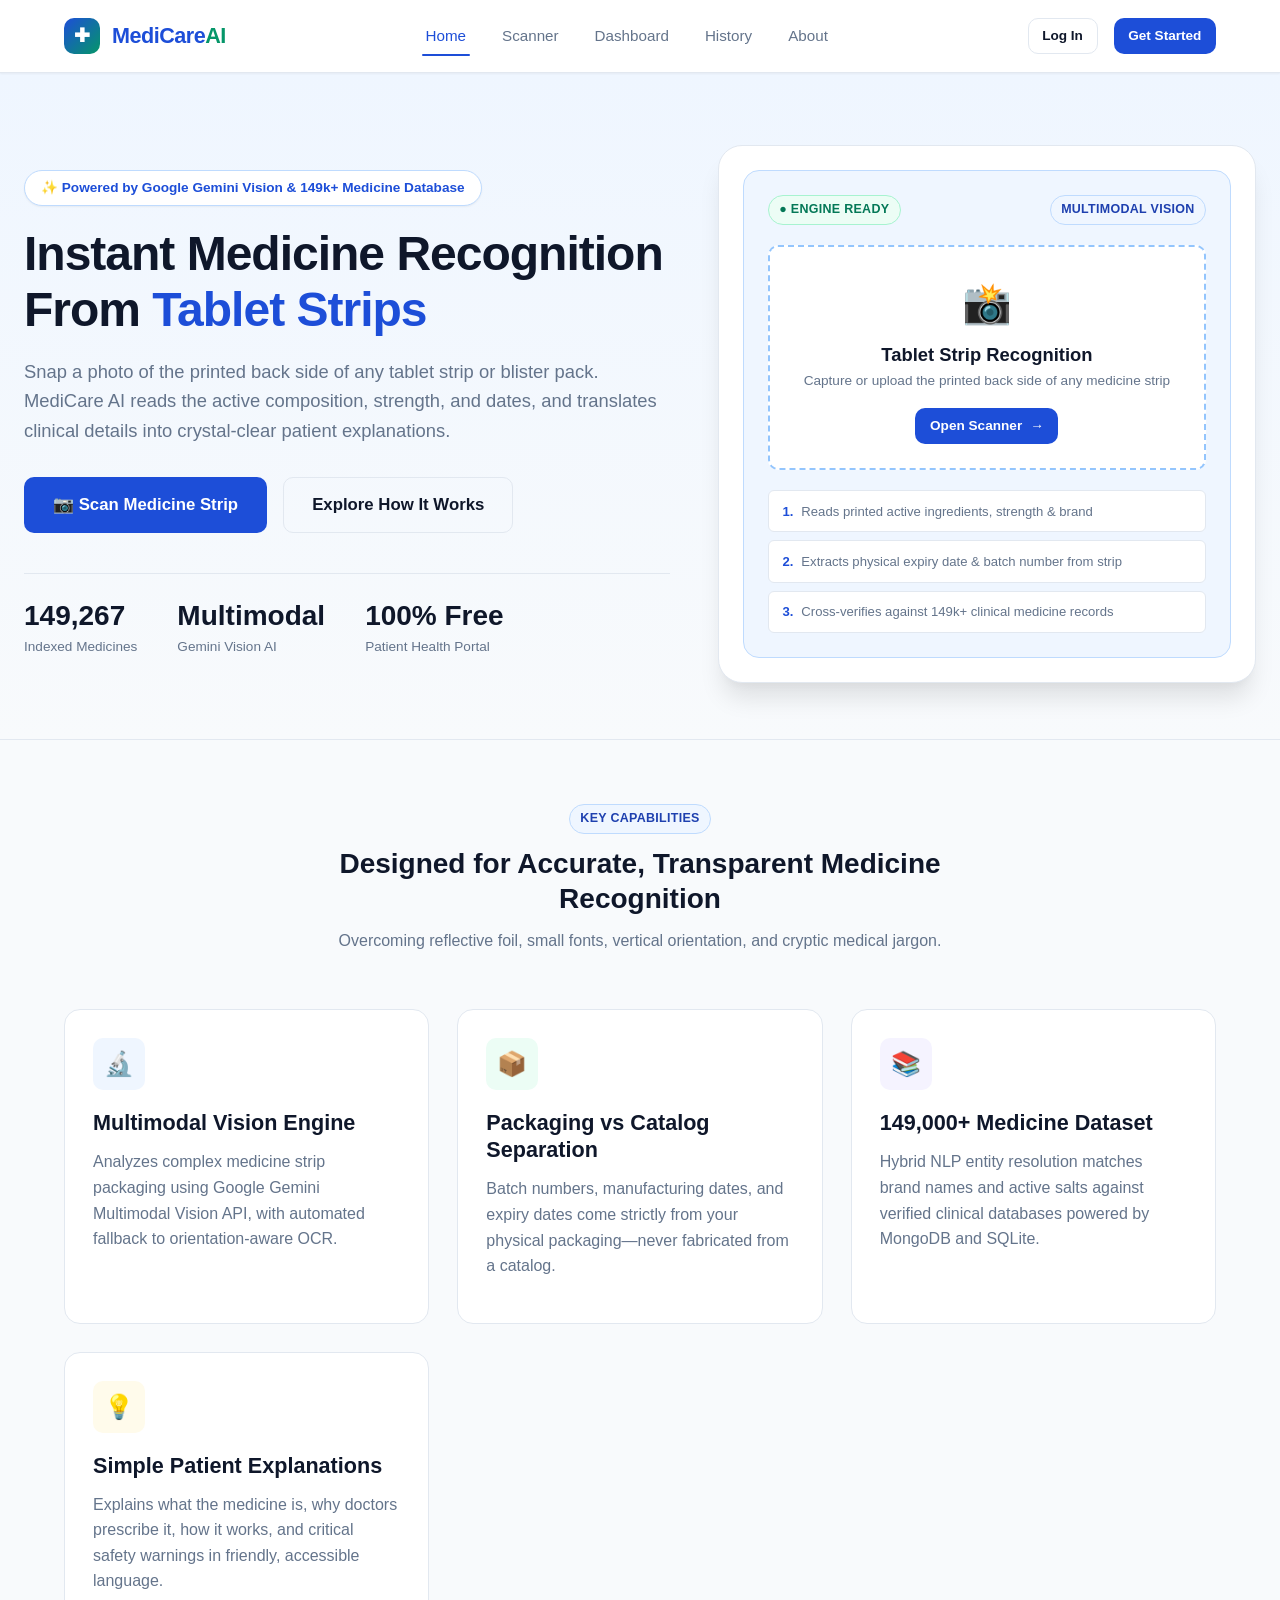
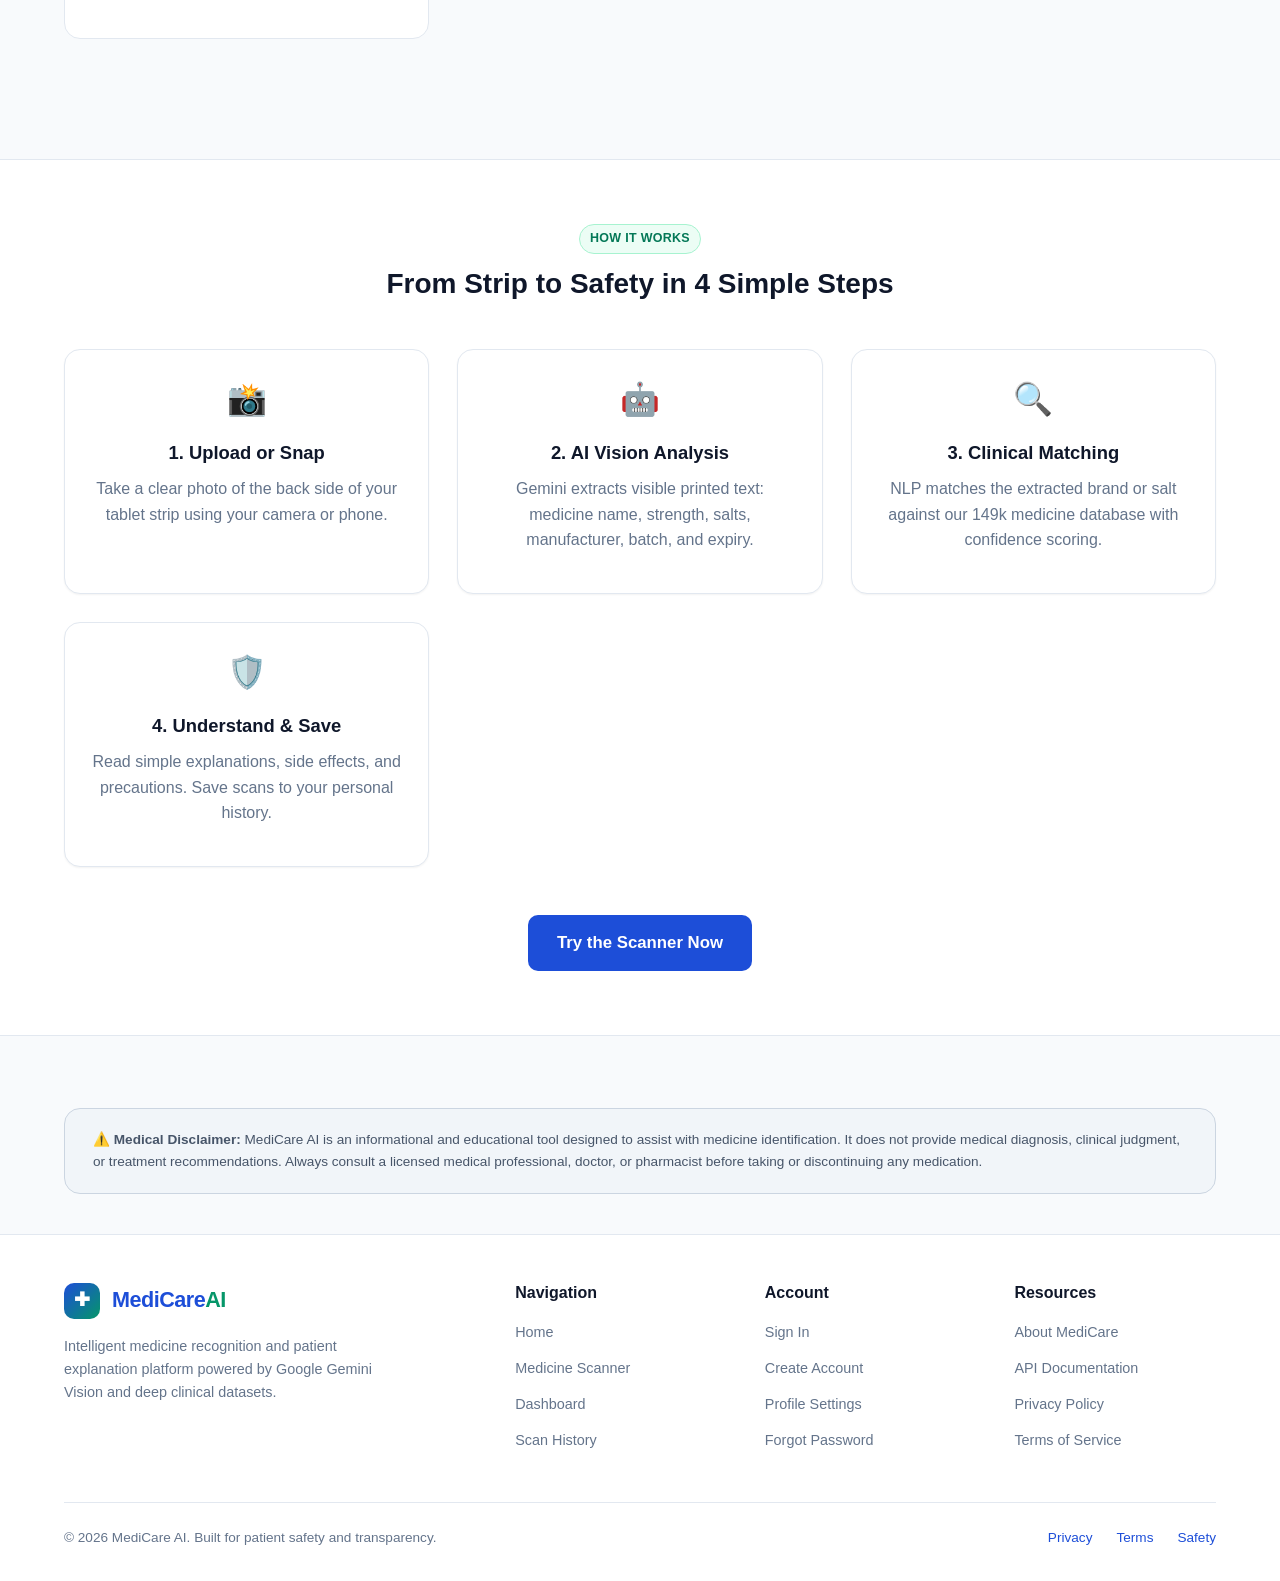
<file: frontend/index.html>
<!DOCTYPE html>
<html lang="en">
<head>
  <meta charset="UTF-8">
  <meta name="viewport" content="width=device-width, initial-scale=1.0">
  <title>MediCare AI - Intelligent Medicine Strip Recognition & Verification</title>
  <link rel="stylesheet" href="css/style.css">
</head>
<body>

  <!-- Navigation Bar -->
  <header class="navbar">
    <div class="container nav-container">
      <a href="index.html" class="nav-brand">
        <span class="brand-icon">✚</span>
        <span>MediCare<span style="color:var(--secondary)">AI</span></span>
      </a>

      <ul class="nav-links">
        <li><a href="index.html" class="nav-link active">Home</a></li>
        <li><a href="scanner.html" class="nav-link">Scanner</a></li>
        <li><a href="dashboard.html" class="nav-link">Dashboard</a></li>
        <li><a href="history.html" class="nav-link">History</a></li>
        <li><a href="about.html" class="nav-link">About</a></li>
      </ul>

      <div class="nav-actions">
        <!-- Rendered dynamically by main.js -->
        <a href="login.html" class="btn-outline btn btn-sm">Log In</a>
        <a href="register.html" class="btn btn-primary btn-sm nav-signup-btn">Get Started</a>
      </div>

      <button class="nav-toggle" aria-label="Toggle navigation">☰</button>
    </div>
  </header>

  <!-- Hero Section -->
  <section class="hero">
    <div class="hero-grid container">
      <div>
        <div class="hero-pill">
          <span>✨ Powered by Google Gemini Vision & 149k+ Medicine Database</span>
        </div>
        <h1>Instant Medicine Recognition From <span>Tablet Strips</span></h1>
        <p>
          Snap a photo of the printed back side of any tablet strip or blister pack. MediCare AI reads the active composition, strength, and dates, and translates clinical details into crystal-clear patient explanations.
        </p>

        <div class="hero-buttons">
          <a href="scanner.html" class="btn btn-primary btn-lg">📷 Scan Medicine Strip</a>
          <a href="about.html" class="btn-outline btn btn-lg">Explore How It Works</a>
        </div>

        <div class="hero-stats">
          <div class="hero-stat">
            <h3>149,267</h3>
            <p>Indexed Medicines</p>
          </div>
          <div class="hero-stat">
            <h3>Multimodal</h3>
            <p>Gemini Vision AI</p>
          </div>
          <div class="hero-stat">
            <h3>100% Free</h3>
            <p>Patient Health Portal</p>
          </div>
        </div>
      </div>

      <div class="hero-preview">
        <div class="hero-preview-inner">
          <div class="hero-preview-badges">
            <span class="badge badge-success">● Engine Ready</span>
            <span class="badge badge-primary">Multimodal Vision</span>
          </div>

          <div class="hero-preview-callout">
            <div style="font-size:2.5rem; margin-bottom:0.5rem;">📸</div>
            <h4 style="color:var(--text-main); margin-bottom:0.25rem;">Tablet Strip Recognition</h4>
            <p style="font-size:0.85rem; color:var(--text-muted); margin-bottom:1rem;">Capture or upload the printed back side of any medicine strip</p>
            <a href="scanner.html" class="btn btn-primary btn-sm" style="display:inline-flex; align-items:center; gap:0.5rem;">
              <span>Open Scanner</span> &rarr;
            </a>
          </div>

          <div class="hero-preview-steps">
            <div class="hero-step-item">
              <span style="color:var(--primary); font-weight:600;">1.</span>
              <span>Reads printed active ingredients, strength &amp; brand</span>
            </div>
            <div class="hero-step-item">
              <span style="color:var(--primary); font-weight:600;">2.</span>
              <span>Extracts physical expiry date &amp; batch number from strip</span>
            </div>
            <div class="hero-step-item">
              <span style="color:var(--primary); font-weight:600;">3.</span>
              <span>Cross-verifies against 149k+ clinical medicine records</span>
            </div>
          </div>
        </div>
      </div>
    </div>
  </section>

  <!-- Key Capabilities Grid -->
  <section class="container key-capabilities-section">
    <div class="text-center" style="max-width: 650px; margin: 0 auto 3rem;">
      <span class="badge badge-primary" style="margin-bottom:0.75rem;">Key Capabilities</span>
      <h2>Designed for Accurate, Transparent Medicine Recognition</h2>
      <p class="text-muted">Overcoming reflective foil, small fonts, vertical orientation, and cryptic medical jargon.</p>
    </div>

    <div class="feature-grid">
      <div class="feature-card">
        <div class="feature-icon icon-blue">🔬</div>
        <h3>Multimodal Vision Engine</h3>
        <p class="text-muted">Analyzes complex medicine strip packaging using Google Gemini Multimodal Vision API, with automated fallback to orientation-aware OCR.</p>
      </div>

      <div class="feature-card">
        <div class="feature-icon icon-green">📦</div>
        <h3>Packaging vs Catalog Separation</h3>
        <p class="text-muted">Batch numbers, manufacturing dates, and expiry dates come strictly from your physical packaging—never fabricated from a catalog.</p>
      </div>

      <div class="feature-card">
        <div class="feature-icon icon-purple">📚</div>
        <h3>149,000+ Medicine Dataset</h3>
        <p class="text-muted">Hybrid NLP entity resolution matches brand names and active salts against verified clinical databases powered by MongoDB and SQLite.</p>
      </div>

      <div class="feature-card">
        <div class="feature-icon icon-amber">💡</div>
        <h3>Simple Patient Explanations</h3>
        <p class="text-muted">Explains what the medicine is, why doctors prescribe it, how it works, and critical safety warnings in friendly, accessible language.</p>
      </div>
    </div>
  </section>

  <!-- How It Works Flow -->
  <section class="how-it-works-section">
    <div class="container">
      <div class="text-center" style="max-width: 650px; margin: 0 auto 3rem;">
        <span class="badge badge-success" style="margin-bottom:0.75rem;">How It Works</span>
        <h2>From Strip to Safety in 4 Simple Steps</h2>
      </div>

      <div class="feature-grid" style="margin:0;">
        <div class="text-center card">
          <div style="font-size:2rem; margin-bottom:1rem;">📸</div>
          <h4>1. Upload or Snap</h4>
          <p class="text-muted">Take a clear photo of the back side of your tablet strip using your camera or phone.</p>
        </div>

        <div class="text-center card">
          <div style="font-size:2rem; margin-bottom:1rem;">🤖</div>
          <h4>2. AI Vision Analysis</h4>
          <p class="text-muted">Gemini extracts visible printed text: medicine name, strength, salts, manufacturer, batch, and expiry.</p>
        </div>

        <div class="text-center card">
          <div style="font-size:2rem; margin-bottom:1rem;">🔍</div>
          <h4>3. Clinical Matching</h4>
          <p class="text-muted">NLP matches the extracted brand or salt against our 149k medicine database with confidence scoring.</p>
        </div>

        <div class="text-center card">
          <div style="font-size:2rem; margin-bottom:1rem;">🛡️</div>
          <h4>4. Understand & Save</h4>
          <p class="text-muted">Read simple explanations, side effects, and precautions. Save scans to your personal history.</p>
        </div>
      </div>

      <div class="text-center" style="margin-top:3rem;">
        <a href="scanner.html" class="btn btn-primary btn-lg">Try the Scanner Now</a>
      </div>
    </div>
  </section>

  <!-- Disclaimer Footer Banner -->
  <div class="container landing-cta-section">
    <div class="disclaimer-box">
      <strong>⚠️ Medical Disclaimer:</strong> MediCare AI is an informational and educational tool designed to assist with medicine identification. It does not provide medical diagnosis, clinical judgment, or treatment recommendations. Always consult a licensed medical professional, doctor, or pharmacist before taking or discontinuing any medication.
    </div>
  </div>

  <!-- Footer -->
  <footer class="footer">
    <div class="container">
      <div class="footer-grid">
        <div class="footer-col">
          <a href="index.html" class="nav-brand" style="margin-bottom:1rem;">
            <span class="brand-icon">✚</span>
            <span>MediCare<span style="color:var(--secondary)">AI</span></span>
          </a>
          <p class="text-muted" style="font-size:0.9rem; max-width:320px;">
            Intelligent medicine recognition and patient explanation platform powered by Google Gemini Vision and deep clinical datasets.
          </p>
        </div>
        <div class="footer-col">
          <h4>Navigation</h4>
          <ul>
            <li><a href="index.html">Home</a></li>
            <li><a href="scanner.html">Medicine Scanner</a></li>
            <li><a href="dashboard.html">Dashboard</a></li>
            <li><a href="history.html">Scan History</a></li>
          </ul>
        </div>
        <div class="footer-col">
          <h4>Account</h4>
          <ul>
            <li><a href="login.html">Sign In</a></li>
            <li><a href="register.html">Create Account</a></li>
            <li><a href="profile.html">Profile Settings</a></li>
            <li><a href="forgot-password.html">Forgot Password</a></li>
          </ul>
        </div>
        <div class="footer-col">
          <h4>Resources</h4>
          <ul>
            <li><a href="about.html">About MediCare</a></li>
            <li><a href="/docs" target="_blank">API Documentation</a></li>
            <li><a href="about.html#privacy">Privacy Policy</a></li>
            <li><a href="about.html#disclaimer">Terms of Service</a></li>
          </ul>
        </div>
      </div>

      <div class="footer-bottom">
        <div>&copy; <span id="current-year">2026</span> MediCare AI. Built for patient safety and transparency.</div>
        <div class="footer-legal-links">
          <a href="about.html">Privacy</a>
          <a href="about.html">Terms</a>
          <a href="about.html">Safety</a>
        </div>
      </div>
    </div>
  </footer>

  <script src="js/api.js"></script>
  <script src="js/main.js"></script>
</body>
</html>
</file>
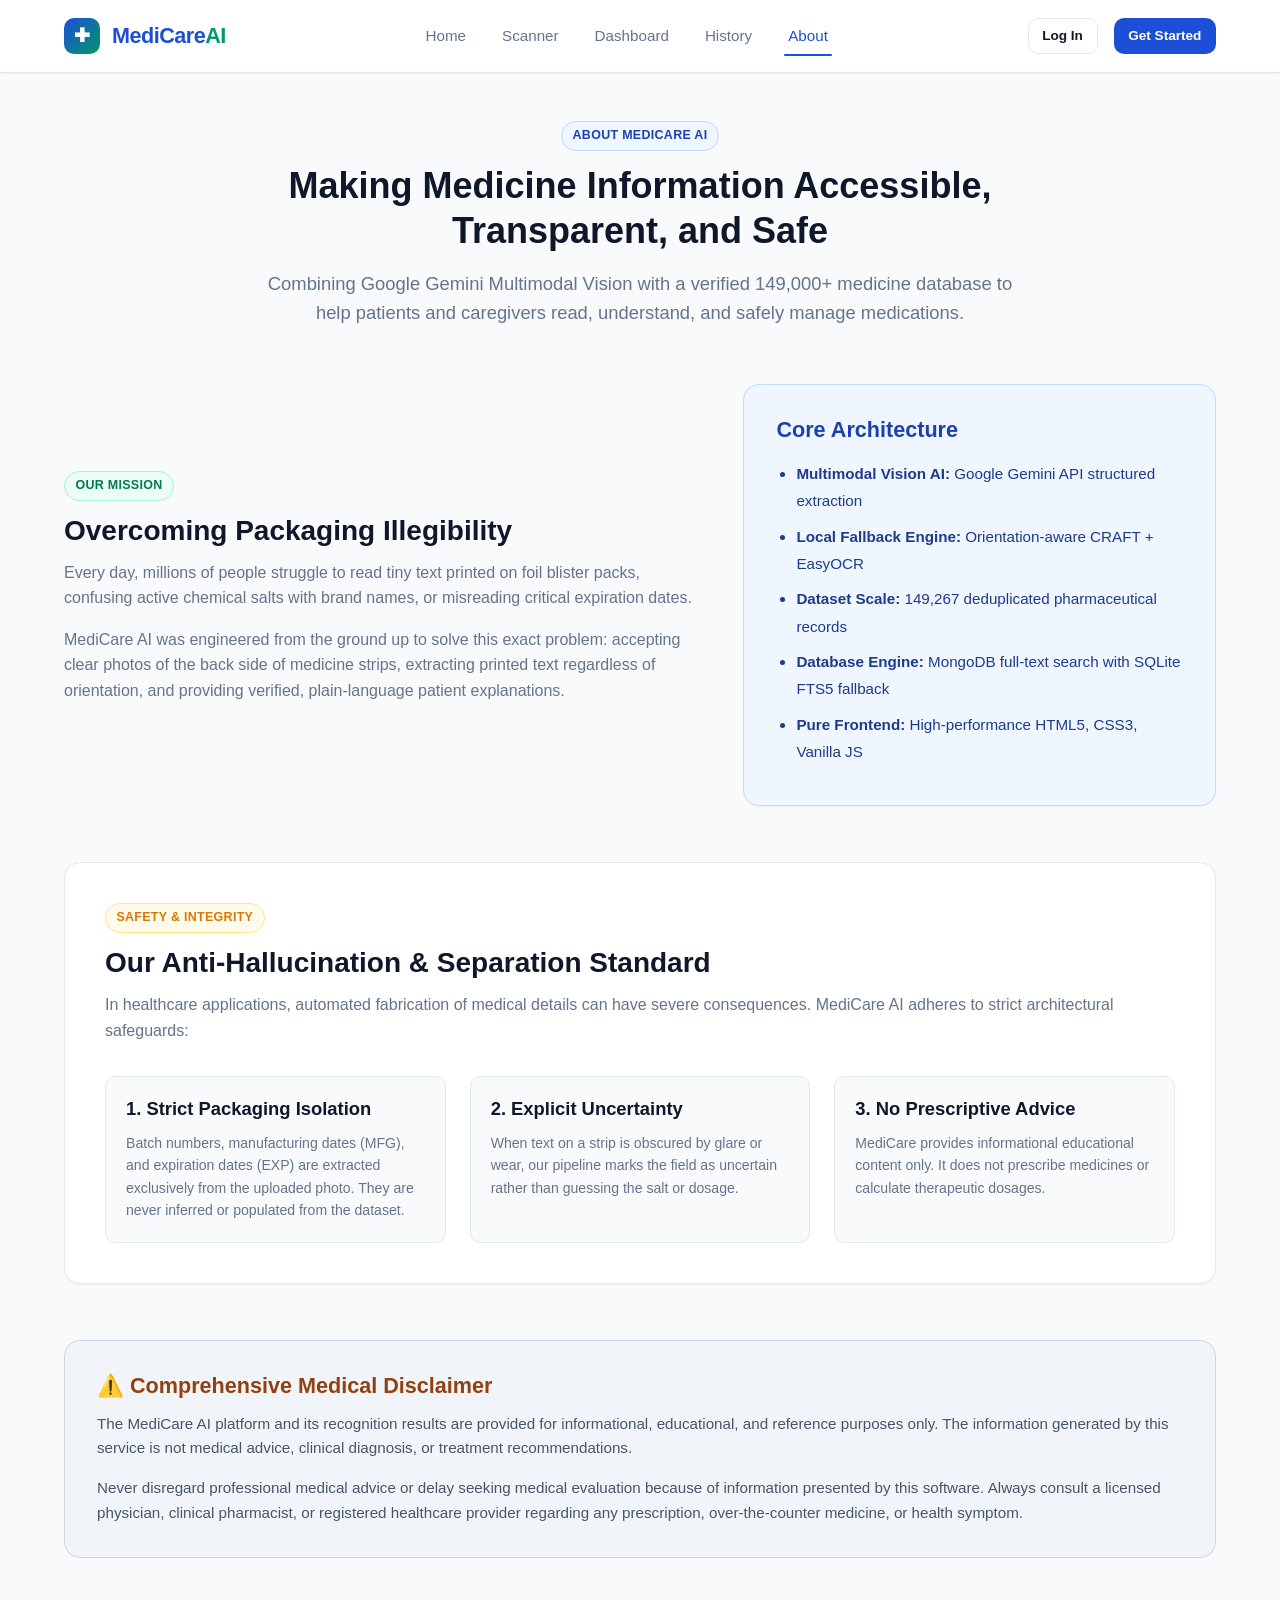
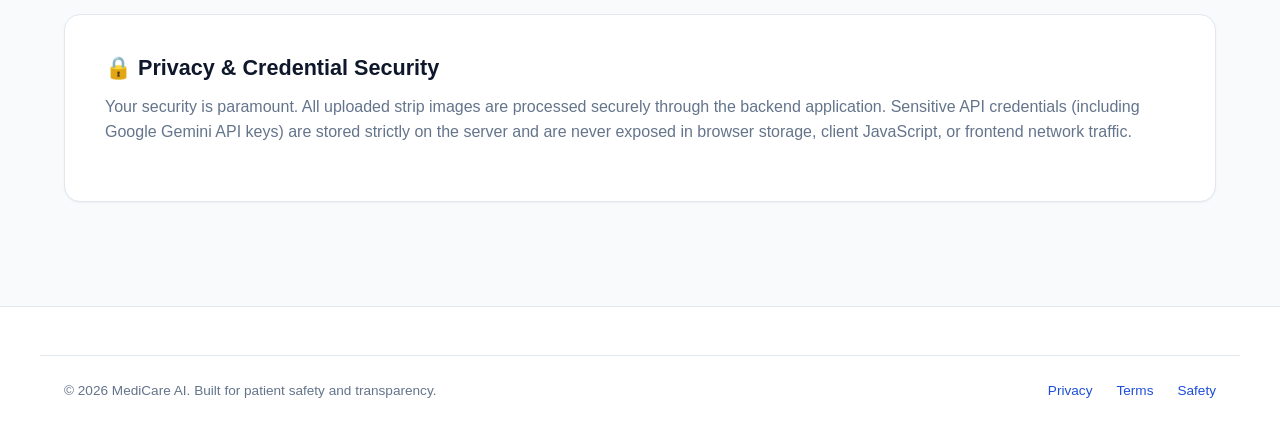
<file: frontend/about.html>
<!DOCTYPE html>
<html lang="en">
<head>
  <meta charset="UTF-8">
  <meta name="viewport" content="width=device-width, initial-scale=1.0">
  <title>About MediCare AI - Intelligent Medicine Recognition</title>
  <link rel="stylesheet" href="css/style.css">
</head>
<body>

  <!-- Navigation -->
  <header class="navbar">
    <div class="container nav-container">
      <a href="index.html" class="nav-brand">
        <span class="brand-icon">✚</span>
        <span>MediCare<span style="color:var(--secondary)">AI</span></span>
      </a>

      <ul class="nav-links">
        <li><a href="index.html" class="nav-link">Home</a></li>
        <li><a href="scanner.html" class="nav-link">Scanner</a></li>
        <li><a href="dashboard.html" class="nav-link">Dashboard</a></li>
        <li><a href="history.html" class="nav-link">History</a></li>
        <li><a href="about.html" class="nav-link active">About</a></li>
      </ul>

      <div class="nav-actions">
        <!-- Injected dynamically by main.js -->
      </div>

      <button class="nav-toggle" aria-label="Toggle navigation">☰</button>
    </div>
  </header>

  <main class="container about-main">
    <!-- About Hero -->
    <div class="text-center about-hero">
      <span class="badge badge-primary" style="margin-bottom:0.75rem;">About MediCare AI</span>
      <h1>Making Medicine Information Accessible, Transparent, and Safe</h1>
      <p class="text-muted">
        Combining Google Gemini Multimodal Vision with a verified 149,000+ medicine database to help patients and caregivers read, understand, and safely manage medications.
      </p>
    </div>

    <!-- Mission & Story -->
    <div class="about-mission-grid">
      <div class="about-mission-content">
        <span class="badge badge-success" style="margin-bottom:0.75rem;">Our Mission</span>
        <h2>Overcoming Packaging Illegibility</h2>
        <p class="text-muted">
          Every day, millions of people struggle to read tiny text printed on foil blister packs, confusing active chemical salts with brand names, or misreading critical expiration dates.
        </p>
        <p class="text-muted">
          MediCare AI was engineered from the ground up to solve this exact problem: accepting clear photos of the back side of medicine strips, extracting printed text regardless of orientation, and providing verified, plain-language patient explanations.
        </p>
      </div>

      <div class="card about-architecture-card">
        <h3 style="color:var(--primary-dark); margin-bottom:1rem;">Core Architecture</h3>
        <ul class="about-architecture-list">
          <li><strong>Multimodal Vision AI:</strong> Google Gemini API structured extraction</li>
          <li><strong>Local Fallback Engine:</strong> Orientation-aware CRAFT + EasyOCR</li>
          <li><strong>Dataset Scale:</strong> 149,267 deduplicated pharmaceutical records</li>
          <li><strong>Database Engine:</strong> MongoDB full-text search with SQLite FTS5 fallback</li>
          <li><strong>Pure Frontend:</strong> High-performance HTML5, CSS3, Vanilla JS</li>
        </ul>
      </div>
    </div>

    <!-- Anti-Hallucination Philosophy -->
    <section class="card about-section-card">
      <span class="badge badge-warning" style="margin-bottom:0.75rem;">Safety & Integrity</span>
      <h2>Our Anti-Hallucination & Separation Standard</h2>
      <p class="text-muted">
        In healthcare applications, automated fabrication of medical details can have severe consequences. MediCare AI adheres to strict architectural safeguards:
      </p>

      <div class="feature-grid about-safeguards-grid">
        <div class="safeguard-card">
          <h4>1. Strict Packaging Isolation</h4>
          <p class="text-muted" style="font-size:0.88rem; margin:0;">
            Batch numbers, manufacturing dates (MFG), and expiration dates (EXP) are extracted exclusively from the uploaded photo. They are never inferred or populated from the dataset.
          </p>
        </div>

        <div class="safeguard-card">
          <h4>2. Explicit Uncertainty</h4>
          <p class="text-muted" style="font-size:0.88rem; margin:0;">
            When text on a strip is obscured by glare or wear, our pipeline marks the field as uncertain rather than guessing the salt or dosage.
          </p>
        </div>

        <div class="safeguard-card">
          <h4>3. No Prescriptive Advice</h4>
          <p class="text-muted" style="font-size:0.88rem; margin:0;">
            MediCare provides informational educational content only. It does not prescribe medicines or calculate therapeutic dosages.
          </p>
        </div>
      </div>
    </section>

    <!-- Medical Disclaimer Section -->
    <div id="disclaimer" class="disclaimer-box about-disclaimer-box">
      <h3 style="color:#92400e; margin-bottom:0.75rem;">⚠️ Comprehensive Medical Disclaimer</h3>
      <p>
        The MediCare AI platform and its recognition results are provided for informational, educational, and reference purposes only. The information generated by this service is not medical advice, clinical diagnosis, or treatment recommendations.
      </p>
      <p style="margin:0;">
        Never disregard professional medical advice or delay seeking medical evaluation because of information presented by this software. Always consult a licensed physician, clinical pharmacist, or registered healthcare provider regarding any prescription, over-the-counter medicine, or health symptom.
      </p>
    </div>

    <!-- Privacy & Security -->
    <div id="privacy" class="card about-section-card">
      <h3 style="margin-bottom:0.75rem;">🔒 Privacy & Credential Security</h3>
      <p class="text-muted">
        Your security is paramount. All uploaded strip images are processed securely through the backend application. Sensitive API credentials (including Google Gemini API keys) are stored strictly on the server and are never exposed in browser storage, client JavaScript, or frontend network traffic.
      </p>
    </div>
  </main>

  <!-- Footer -->
  <footer class="footer">
    <div class="footer-bottom container">
      <div>&copy; <span id="current-year">2026</span> MediCare AI. Built for patient safety and transparency.</div>
      <div class="footer-legal-links">
        <a href="about.html">Privacy</a>
        <a href="about.html">Terms</a>
        <a href="about.html">Safety</a>
      </div>
    </div>
  </footer>

  <script src="js/api.js"></script>
  <script src="js/main.js"></script>
</body>
</html>
</file>
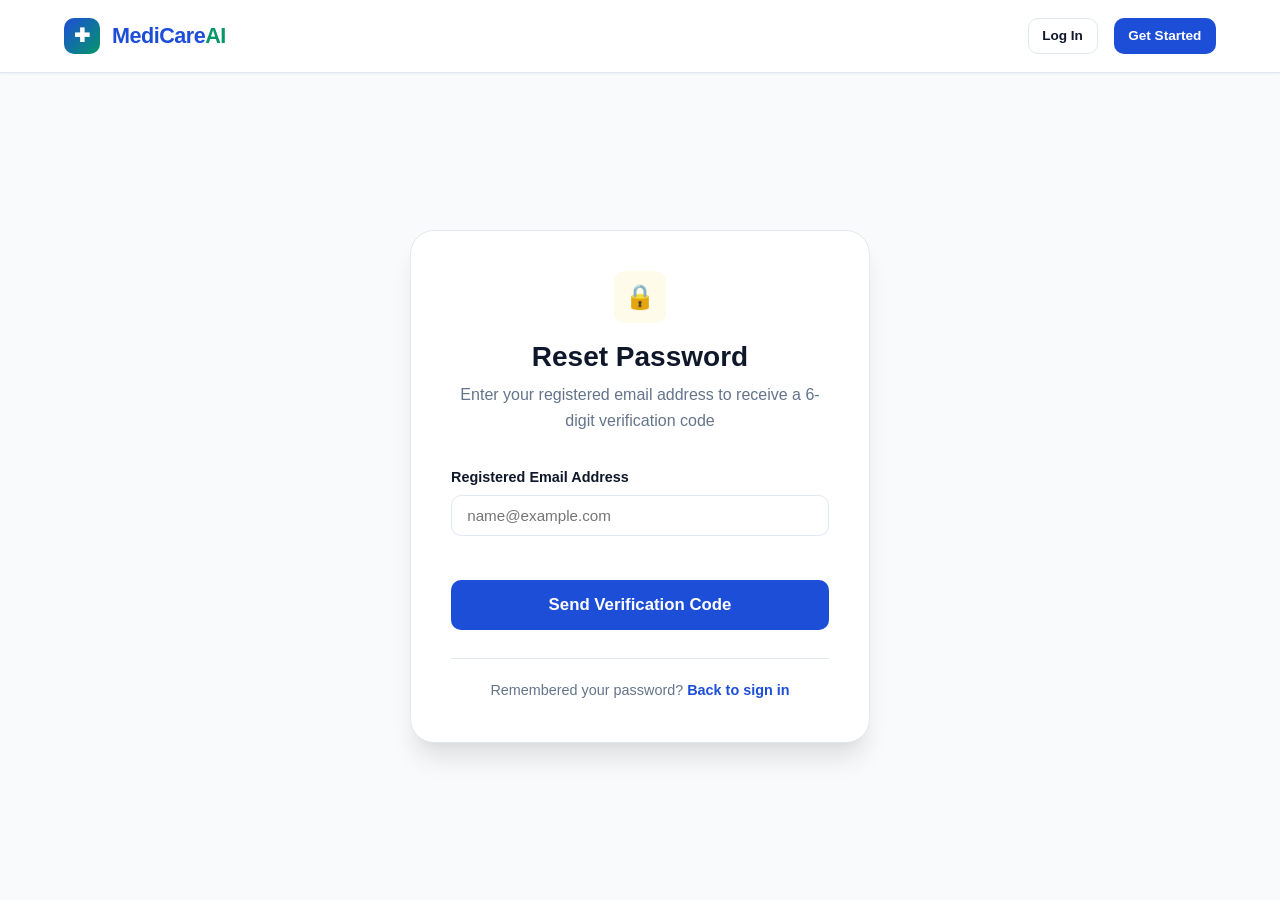
<file: frontend/forgot-password.html>
<!DOCTYPE html>
<html lang="en">
<head>
  <meta charset="UTF-8">
  <meta name="viewport" content="width=device-width, initial-scale=1.0">
  <title>Forgot Password - MediCare AI</title>
  <link rel="stylesheet" href="css/style.css">
</head>
<body>

  <!-- Navigation -->
  <header class="navbar">
    <div class="container nav-container">
      <a href="index.html" class="nav-brand">
        <span class="brand-icon">✚</span>
        <span>MediCare<span style="color:var(--secondary)">AI</span></span>
      </a>
      <div class="nav-actions">
        <a href="login.html" class="btn-outline btn btn-sm">Sign In</a>
      </div>
    </div>
  </header>

  <main class="auth-wrapper">
    <div class="auth-card">
      <div class="auth-header">
        <div class="feature-icon icon-amber" style="margin:0 auto 1rem;">🔒</div>
        <h2>Reset Password</h2>
        <p class="text-muted">Enter your registered email address to receive a 6-digit verification code</p>
      </div>

      <form id="forgot-password-form">
        <div class="form-group">
          <label class="form-label" for="email">Registered Email Address</label>
          <input type="email" id="email" class="form-control" placeholder="name@example.com" required autocomplete="email">
        </div>

        <button type="submit" class="btn-block btn btn-primary btn-lg" style="margin-top:1.5rem;">
          Send Verification Code
        </button>
      </form>

      <div class="auth-footer">
        Remembered your password? <a href="login.html" class="font-semibold">Back to sign in</a>
      </div>
    </div>
  </main>

  <script src="js/api.js"></script>
  <script src="js/main.js"></script>
  <script src="js/auth.js"></script>
</body>
</html>
</file>
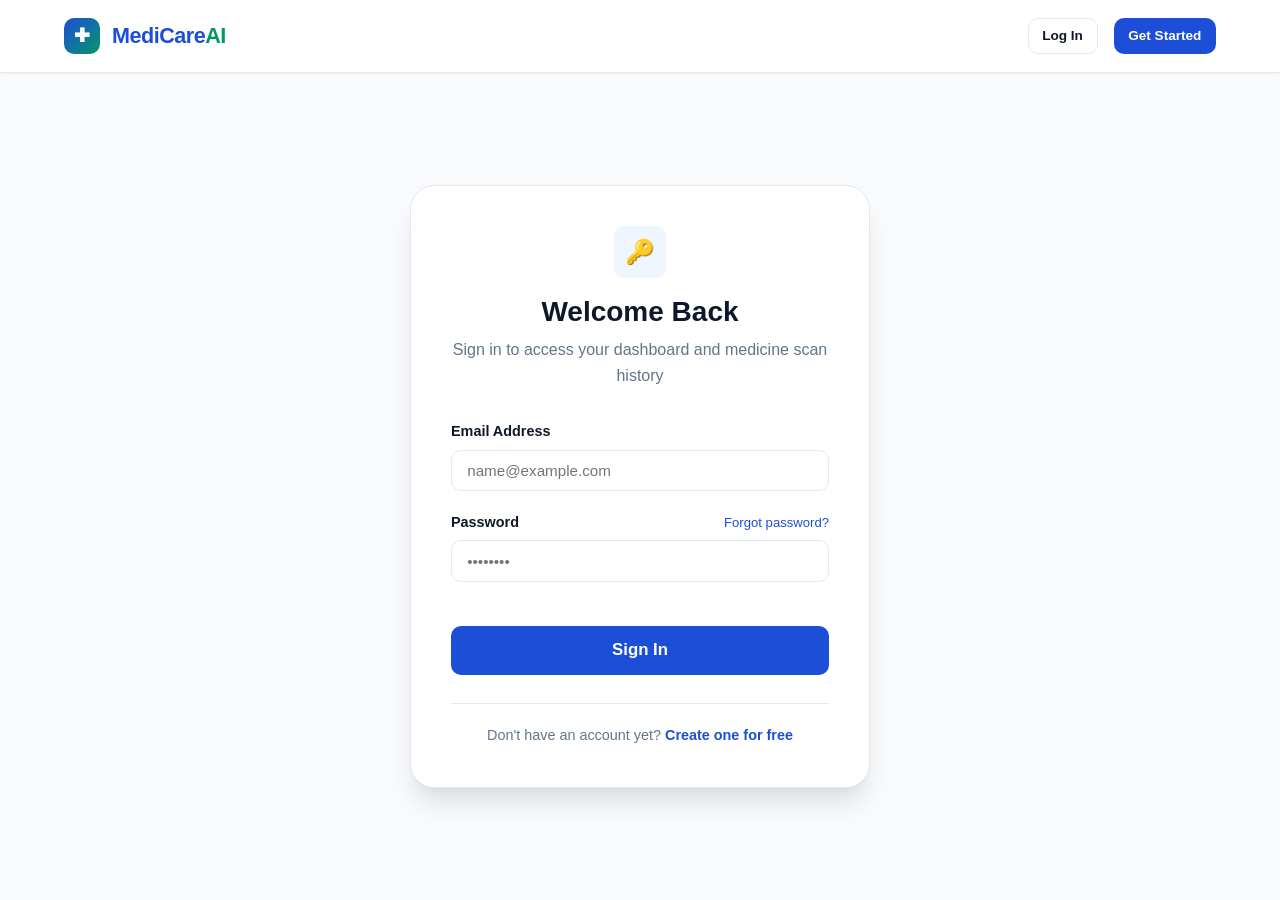
<file: frontend/history.html>
<!DOCTYPE html>
<html lang="en">
<head>
  <meta charset="UTF-8">
  <meta name="viewport" content="width=device-width, initial-scale=1.0">
  <title>Scan History - MediCare AI</title>
  <link rel="stylesheet" href="css/style.css">
</head>
<body>

  <!-- Navigation -->
  <header class="navbar">
    <div class="container nav-container">
      <a href="index.html" class="nav-brand">
        <span class="brand-icon">✚</span>
        <span>MediCare<span style="color:var(--secondary)">AI</span></span>
      </a>

      <ul class="nav-links">
        <li><a href="index.html" class="nav-link">Home</a></li>
        <li><a href="scanner.html" class="nav-link">Scanner</a></li>
        <li><a href="dashboard.html" class="nav-link">Dashboard</a></li>
        <li><a href="history.html" class="nav-link active">History</a></li>
        <li><a href="about.html" class="nav-link">About</a></li>
      </ul>

      <div class="nav-actions">
        <!-- Injected dynamically by main.js -->
      </div>

      <button class="nav-toggle" aria-label="Toggle navigation">☰</button>
    </div>
  </header>

  <main class="container history-main">
    <!-- Page Header -->
    <div class="history-header">
      <div>
        <h1>Medicine Scan History</h1>
        <p class="text-muted" id="scans-count-label">Review your previously analyzed tablet strips and packages.</p>
      </div>
      <div>
        <a href="scanner.html" class="btn btn-primary">📷 Scan New Strip</a>
      </div>
    </div>

    <!-- Filters Bar -->
    <div class="card history-filter-card" style="margin-bottom: 2rem;">
      <div class="history-filter-grid">
        <div>
          <input type="text" id="history-search" class="form-control" placeholder="Search by medicine name, brand, or active ingredient...">
        </div>
        <div>
          <select id="confidence-filter" class="form-control">
            <option value="ALL">All Confidence Levels</option>
            <option value="HIGH">High Confidence Only</option>
            <option value="MEDIUM">Medium Confidence Only</option>
            <option value="LOW">Low Confidence Only</option>
          </select>
        </div>
      </div>
    </div>

    <!-- History Table -->
    <div class="card">
      <div class="table-responsive">
        <table class="table">
          <thead>
            <tr>
              <th>Medicine Name</th>
              <th>Strength</th>
              <th>Confidence</th>
              <th>Vision Engine</th>
              <th>Scanned At</th>
              <th>Actions</th>
            </tr>
          </thead>
          <tbody id="history-table-body">
            <tr>
              <td colspan="6" style="text-align:center; padding: 2.5rem; color: var(--text-muted);">
                Loading scan history...
              </td>
            </tr>
          </tbody>
        </table>
      </div>
    </div>
  </main>

  <!-- Details Inspection Modal -->
  <div id="history-modal" class="modal-backdrop">
    <div class="modal-content">
      <button id="modal-close-btn" class="modal-close" aria-label="Close details">✕</button>
      <div id="modal-details-body">
        <!-- Injected by history.js -->
      </div>
      <div style="text-align:right; margin-top:1.5rem;">
        <button class="btn-outline btn" onclick="document.getElementById('history-modal').classList.remove('active')">Close</button>
      </div>
    </div>
  </div>

  <!-- Footer -->
  <footer class="footer">
    <div class="footer-bottom container">
      <div>&copy; <span id="current-year">2026</span> MediCare AI. Built for patient safety and transparency.</div>
      <div class="footer-legal-links">
        <a href="about.html">Privacy</a>
        <a href="about.html">Terms</a>
        <a href="about.html">Safety</a>
      </div>
    </div>
  </footer>

  <script src="js/api.js"></script>
  <script src="js/main.js"></script>
  <script src="js/history.js"></script>
</body>
</html>
</file>
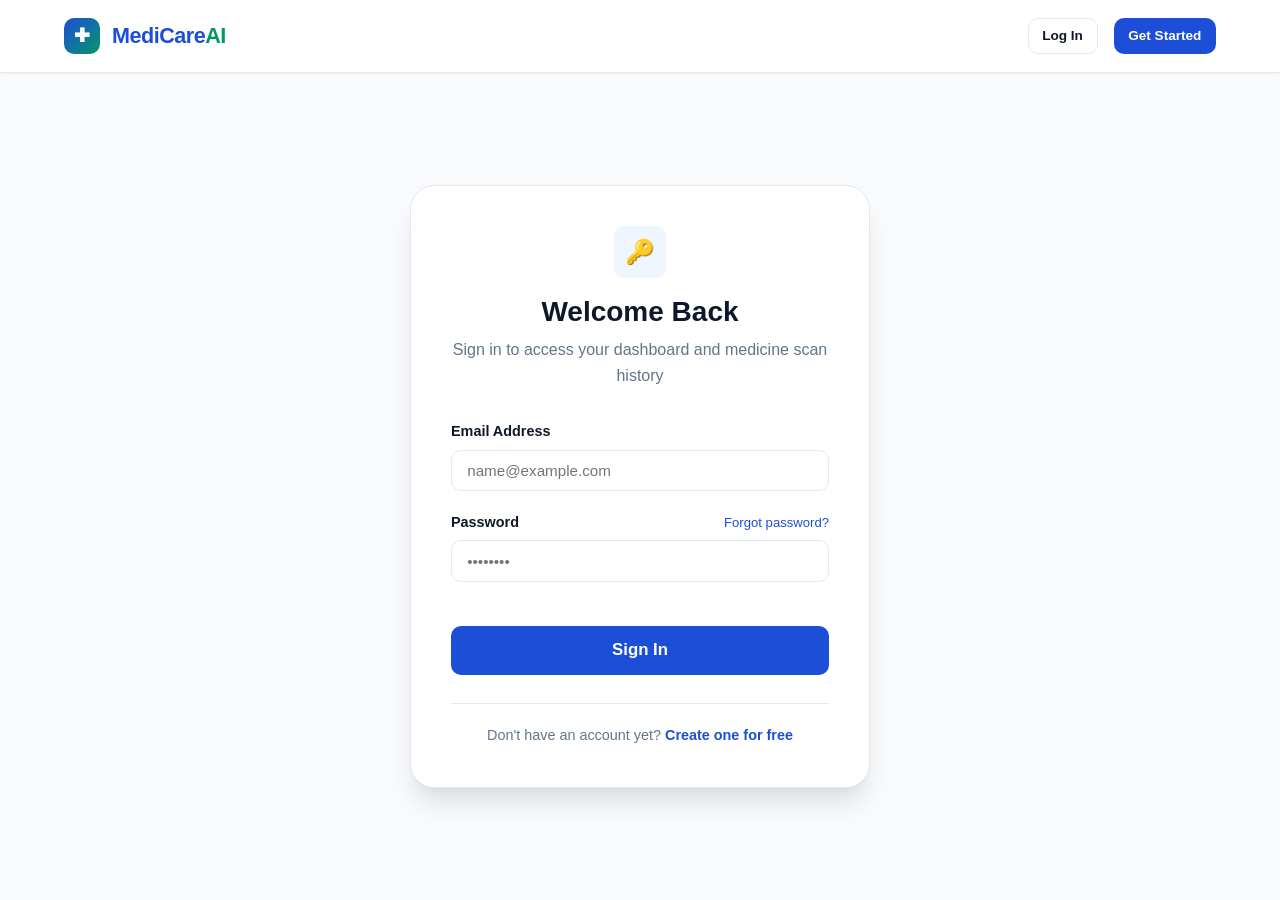
<file: frontend/login.html>
<!DOCTYPE html>
<html lang="en">
<head>
  <meta charset="UTF-8">
  <meta name="viewport" content="width=device-width, initial-scale=1.0">
  <title>Sign In - MediCare AI</title>
  <link rel="stylesheet" href="css/style.css">
</head>
<body>

  <!-- Navigation -->
  <header class="navbar">
    <div class="container nav-container">
      <a href="index.html" class="nav-brand">
        <span class="brand-icon">✚</span>
        <span>MediCare<span style="color:var(--secondary)">AI</span></span>
      </a>
      <div class="nav-actions">
        <a href="register.html" class="btn-outline btn btn-sm">Create Account</a>
      </div>
    </div>
  </header>

  <main class="auth-wrapper">
    <div class="auth-card">
      <div class="auth-header">
        <div class="feature-icon icon-blue" style="margin:0 auto 1rem;">🔑</div>
        <h2>Welcome Back</h2>
        <p class="text-muted">Sign in to access your dashboard and medicine scan history</p>
      </div>

      <form id="login-form">
        <div class="form-group">
          <label class="form-label" for="email">Email Address</label>
          <input type="email" id="email" class="form-control" placeholder="name@example.com" required autocomplete="email">
        </div>

        <div class="form-group">
          <div style="display:flex; justify-content:space-between; align-items:center; margin-bottom:0.4rem;">
            <label class="form-label" for="password" style="margin:0;">Password</label>
            <a href="forgot-password.html" style="font-size:0.82rem;">Forgot password?</a>
          </div>
          <div class="input-password-wrap">
            <input type="password" id="password" class="form-control" placeholder="••••••••" required autocomplete="current-password">
          </div>
        </div>

        <button type="submit" class="btn-block btn btn-primary btn-lg" style="margin-top:1.5rem;">
          Sign In
        </button>
      </form>

      <div class="auth-footer">
        Don't have an account yet? <a href="register.html" class="font-semibold">Create one for free</a>
      </div>
    </div>
  </main>

  <script src="js/api.js"></script>
  <script src="js/main.js"></script>
  <script src="js/auth.js"></script>
</body>
</html>
</file>
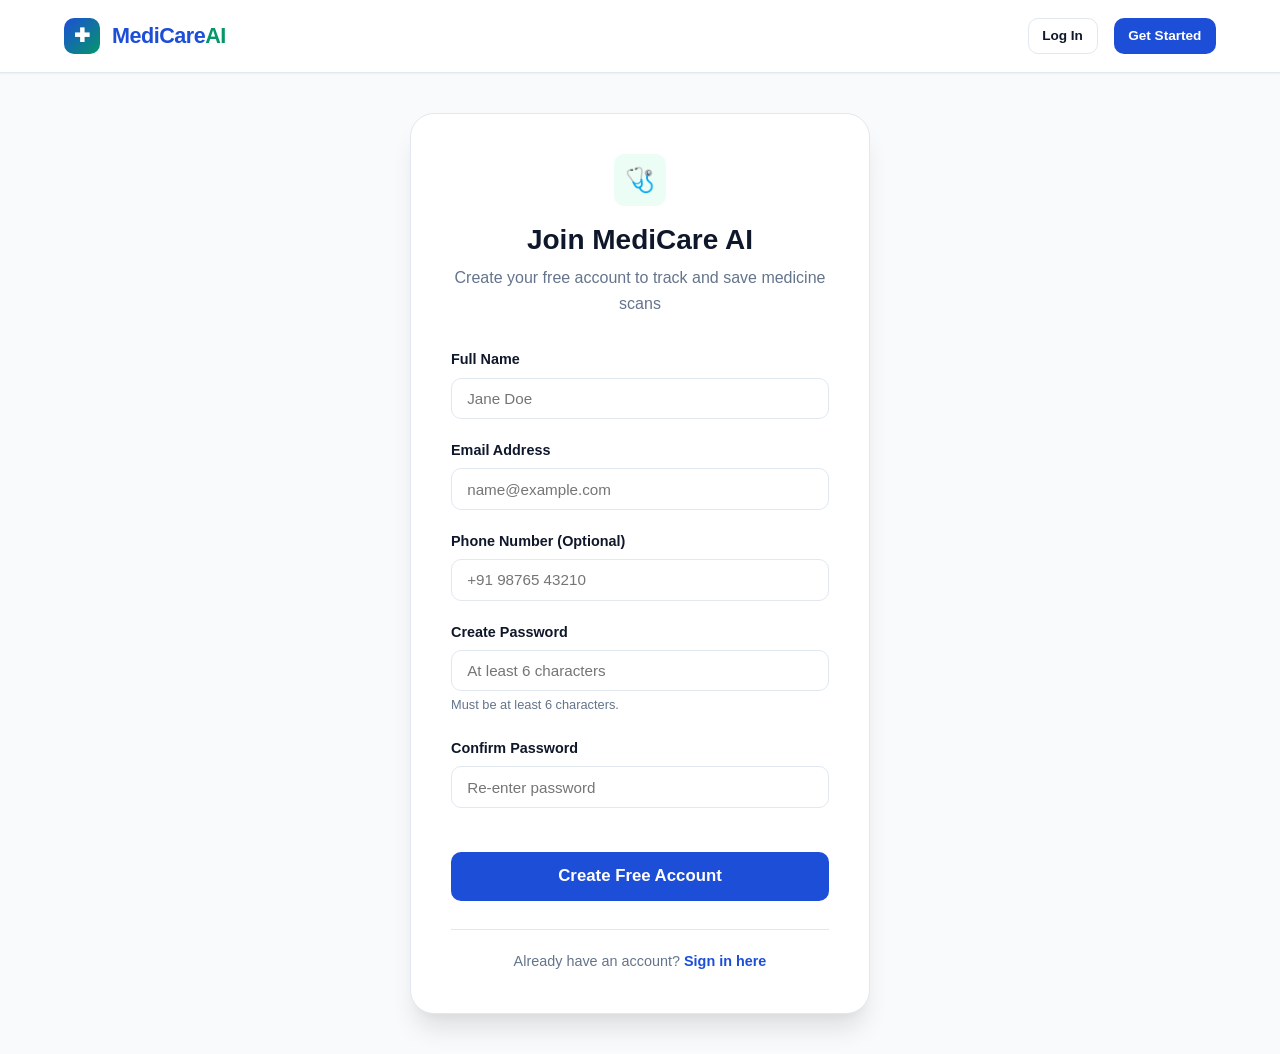
<file: frontend/register.html>
<!DOCTYPE html>
<html lang="en">
<head>
  <meta charset="UTF-8">
  <meta name="viewport" content="width=device-width, initial-scale=1.0">
  <title>Create Free Account - MediCare AI</title>
  <link rel="stylesheet" href="css/style.css">
</head>
<body>

  <!-- Navigation -->
  <header class="navbar">
    <div class="container nav-container">
      <a href="index.html" class="nav-brand">
        <span class="brand-icon">✚</span>
        <span>MediCare<span style="color:var(--secondary)">AI</span></span>
      </a>
      <div class="nav-actions">
        <a href="login.html" class="btn-outline btn btn-sm">Sign In</a>
      </div>
    </div>
  </header>

  <main class="auth-wrapper">
    <div class="auth-card">
      <div class="auth-header">
        <div class="feature-icon icon-green" style="margin:0 auto 1rem;">🩺</div>
        <h2>Join MediCare AI</h2>
        <p class="text-muted">Create your free account to track and save medicine scans</p>
      </div>

      <form id="register-form">
        <div class="form-group">
          <label class="form-label" for="full_name">Full Name</label>
          <input type="text" id="full_name" class="form-control" placeholder="Jane Doe" required autocomplete="name">
        </div>

        <div class="form-group">
          <label class="form-label" for="email">Email Address</label>
          <input type="email" id="email" class="form-control" placeholder="name@example.com" required autocomplete="email">
        </div>

        <div class="form-group">
          <label class="form-label" for="phone">Phone Number (Optional)</label>
          <input type="tel" id="phone" class="form-control" placeholder="+91 98765 43210" autocomplete="tel">
        </div>

        <div class="form-group">
          <label class="form-label" for="password">Create Password</label>
          <div class="input-password-wrap">
            <input type="password" id="password" class="form-control" placeholder="At least 6 characters" required autocomplete="new-password">
          </div>
          <span class="form-text">Must be at least 6 characters.</span>
        </div>

        <div class="form-group">
          <label class="form-label" for="confirm_password">Confirm Password</label>
          <div class="input-password-wrap">
            <input type="password" id="confirm_password" class="form-control" placeholder="Re-enter password" required autocomplete="new-password">
          </div>
        </div>

        <button type="submit" class="btn-block btn btn-primary btn-lg" style="margin-top:1.5rem;">
          Create Free Account
        </button>
      </form>

      <div class="auth-footer">
        Already have an account? <a href="login.html" class="font-semibold">Sign in here</a>
      </div>
    </div>
  </main>

  <script src="js/api.js"></script>
  <script src="js/main.js"></script>
  <script src="js/auth.js"></script>
</body>
</html>
</file>
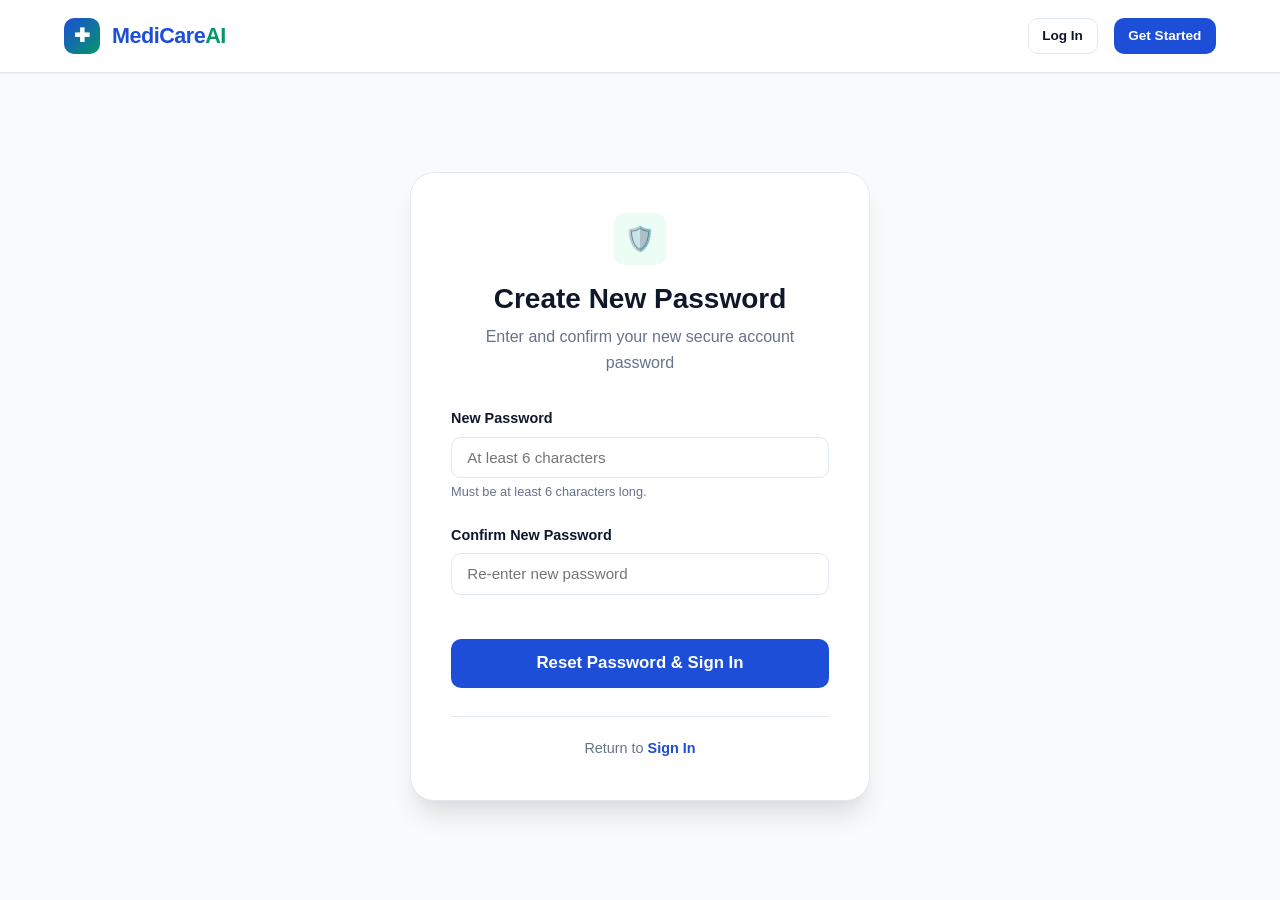
<file: frontend/reset-password.html>
<!DOCTYPE html>
<html lang="en">
<head>
  <meta charset="UTF-8">
  <meta name="viewport" content="width=device-width, initial-scale=1.0">
  <title>Set New Password - MediCare AI</title>
  <link rel="stylesheet" href="css/style.css">
</head>
<body>

  <!-- Navigation -->
  <header class="navbar">
    <div class="container nav-container">
      <a href="index.html" class="nav-brand">
        <span class="brand-icon">✚</span>
        <span>MediCare<span style="color:var(--secondary)">AI</span></span>
      </a>
      <div class="nav-actions">
        <a href="login.html" class="btn-outline btn btn-sm">Sign In</a>
      </div>
    </div>
  </header>

  <main class="auth-wrapper">
    <div class="auth-card">
      <div class="auth-header">
        <div class="feature-icon icon-green" style="margin:0 auto 1rem;">🛡️</div>
        <h2>Create New Password</h2>
        <p class="text-muted">Enter and confirm your new secure account password</p>
      </div>

      <form id="reset-password-form">
        <input type="hidden" id="email">
        <input type="hidden" id="otp">

        <div class="form-group">
          <label class="form-label" for="new_password">New Password</label>
          <div class="input-password-wrap">
            <input type="password" id="new_password" class="form-control" placeholder="At least 6 characters" required autocomplete="new-password">
          </div>
          <span class="form-text">Must be at least 6 characters long.</span>
        </div>

        <div class="form-group">
          <label class="form-label" for="confirm_password">Confirm New Password</label>
          <div class="input-password-wrap">
            <input type="password" id="confirm_password" class="form-control" placeholder="Re-enter new password" required autocomplete="new-password">
          </div>
        </div>

        <button type="submit" class="btn-block btn btn-primary btn-lg" style="margin-top:1.5rem;">
          Reset Password & Sign In
        </button>
      </form>

      <div class="auth-footer">
        Return to <a href="login.html" class="font-semibold">Sign In</a>
      </div>
    </div>
  </main>

  <script src="js/api.js"></script>
  <script src="js/main.js"></script>
  <script src="js/auth.js"></script>
</body>
</html>
</file>
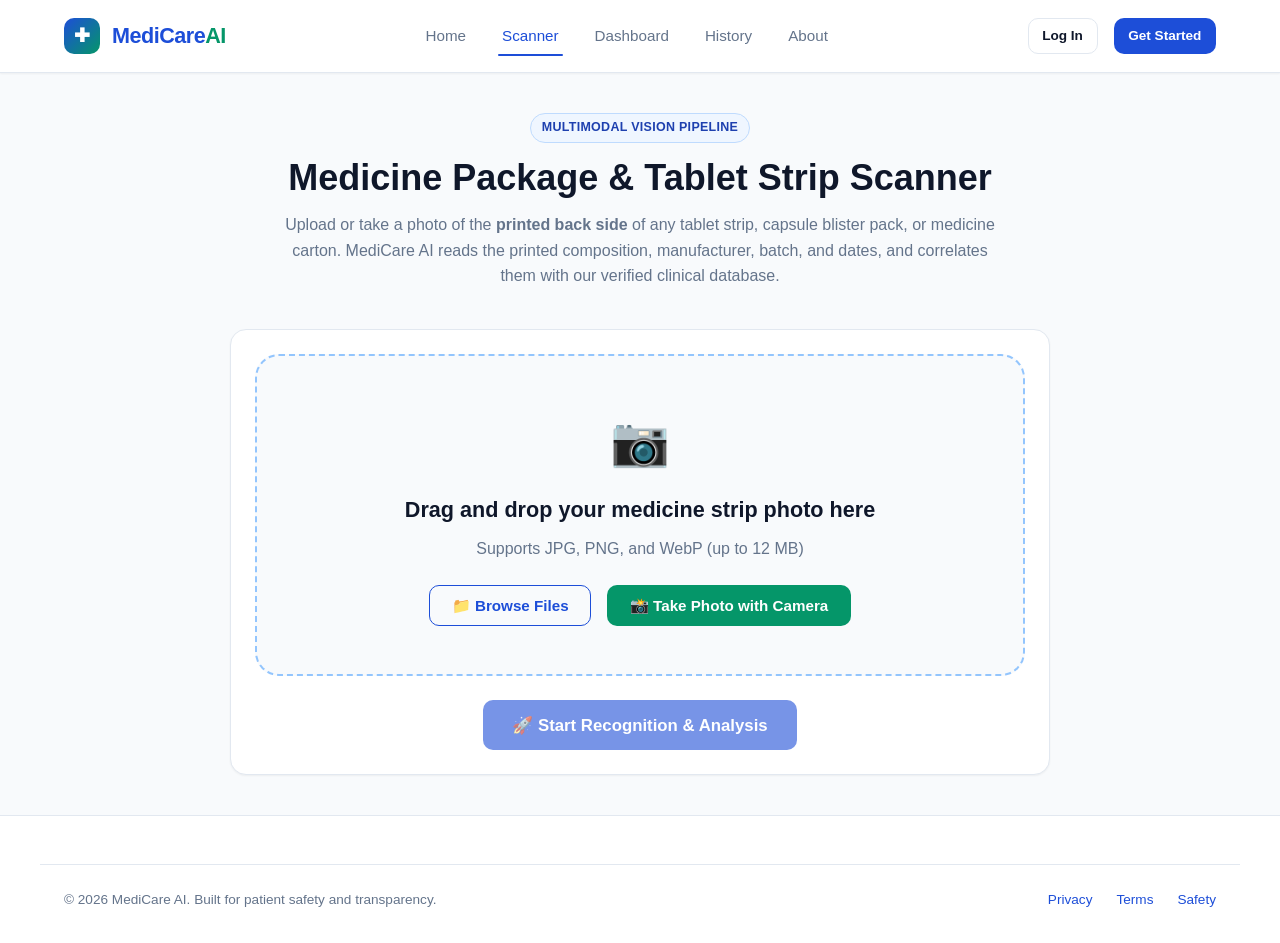
<file: frontend/scanner.html>
<!DOCTYPE html>
<html lang="en">
<head>
  <meta charset="UTF-8">
  <meta name="viewport" content="width=device-width, initial-scale=1.0">
  <title>Medicine Strip Scanner - MediCare AI</title>
  <link rel="stylesheet" href="css/style.css">
</head>
<body>

  <!-- Navigation -->
  <header class="navbar">
    <div class="container nav-container">
      <a href="index.html" class="nav-brand">
        <span class="brand-icon">✚</span>
        <span>MediCare<span style="color:var(--secondary)">AI</span></span>
      </a>

      <ul class="nav-links">
        <li><a href="index.html" class="nav-link">Home</a></li>
        <li><a href="scanner.html" class="nav-link active">Scanner</a></li>
        <li><a href="dashboard.html" class="nav-link">Dashboard</a></li>
        <li><a href="history.html" class="nav-link">History</a></li>
        <li><a href="about.html" class="nav-link">About</a></li>
      </ul>

      <div class="nav-actions">
        <!-- Injected dynamically by main.js -->
      </div>

      <button class="nav-toggle" aria-label="Toggle navigation">☰</button>
    </div>
  </header>

  <main class="container scanner-main">
    <!-- Page Header -->
    <div class="text-center scanner-header">
      <span class="badge badge-primary" style="margin-bottom: 0.75rem;">Multimodal Vision Pipeline</span>
      <h1>Medicine Package & Tablet Strip Scanner</h1>
      <p class="text-muted">
        Upload or take a photo of the <strong>printed back side</strong> of any tablet strip, capsule blister pack, or medicine carton. MediCare AI reads the printed composition, manufacturer, batch, and dates, and correlates them with our verified clinical database.
      </p>
    </div>

    <!-- Scanner Dropzone Area -->
    <div class="card scanner-dropzone-card">
      <div id="dropzone" class="dropzone-container">
        <input type="file" id="file-input" accept="image/jpeg,image/png,image/webp" style="display: none;">

        <div id="drop-prompt">
          <div class="dropzone-icon">📷</div>
          <h3>Drag and drop your medicine strip photo here</h3>
          <p class="text-muted" style="margin-bottom: 1.5rem;">Supports JPG, PNG, and WebP (up to 12 MB)</p>
          
          <div class="dropzone-actions">
            <button type="button" id="browse-btn" class="btn-outline-primary btn">
              📁 Browse Files
            </button>
            <button type="button" id="camera-btn" class="btn btn-secondary">
              📸 Take Photo with Camera
            </button>
          </div>
        </div>

        <!-- Selected Image Preview -->
        <div id="image-preview-box" class="image-preview-box" style="display: none;">
          <img id="preview-img" alt="Medicine Packaging Preview">
          <button type="button" id="remove-img-btn" class="btn-remove" title="Remove image">✕</button>
        </div>
      </div>

      <div style="margin-top: 1.5rem; text-align: center;">
        <button id="start-scan-btn" class="btn btn-primary btn-lg" disabled style="min-width: 240px;">
          🚀 Start Recognition & Analysis
        </button>
      </div>
    </div>

    <!-- 5-Stage Scanner Progress Indicator -->
    <div id="scan-progress-card" class="scan-progress-card">
      <div class="progress-header">
        <div>
          <h4 style="margin: 0;">Analyzing Medicine Packaging...</h4>
          <span class="text-muted" style="font-size: 0.85rem;">Processing through multimodal vision and clinical matcher</span>
        </div>
        <span class="badge badge-primary">Multimodal Pipeline</span>
      </div>

      <div class="progress-bar-container">
        <div id="progress-bar-fill" class="progress-bar-fill"></div>
      </div>

      <div class="stages-list">
        <div id="stage-1" class="stage-item">
          <span class="stage-icon">1</span>
          <span>Upload & Contrast</span>
        </div>
        <div id="stage-2" class="stage-item">
          <span class="stage-icon">2</span>
          <span>Multimodal Vision</span>
        </div>
        <div id="stage-3" class="stage-item">
          <span class="stage-icon">3</span>
          <span>Dates & Entities</span>
        </div>
        <div id="stage-4" class="stage-item">
          <span class="stage-icon">4</span>
          <span>Dataset Match</span>
        </div>
        <div id="stage-5" class="stage-item">
          <span class="stage-icon">5</span>
          <span>Patient Guidance</span>
        </div>
      </div>
    </div>

    <!-- Scanner Results Layout -->
    <div id="results-container" class="results-container">
      
      <!-- Status & Confidence Banner -->
      <div id="result-status-banner" class="result-status-banner">
        <!-- Injected dynamically by scanner.js -->
      </div>

      <!-- Packaging Notices & Warnings -->
      <div id="warnings-wrapper" style="display: none;"></div>

      <!-- 2-Column Comparison Grid: Packaging Facts vs Dataset Clinical Match -->
      <div class="comparison-grid">
        
        <!-- Column A: Extracted Packaging Details (Physical Strip) -->
        <div class="card">
          <div class="card-header">
            <h3 class="card-title">📦 Printed Packaging Details</h3>
            <span class="badge badge-info">From Image</span>
          </div>
          <div id="extracted-package-fields">
            <!-- Injected by scanner.js -->
          </div>
          <div style="margin-top:1rem; padding-top:0.75rem; border-top:1px solid var(--border-light); font-size:0.78rem; color:var(--text-muted);">
            * Dates and batch numbers are read directly from physical packaging.
          </div>
        </div>

        <!-- Column B: Verified Dataset Match (Database Catalog) -->
        <div class="card">
          <div class="card-header">
            <h3 class="card-title">🏛️ Verified Clinical Catalog</h3>
            <span class="badge badge-success">149k Database</span>
          </div>
          <div id="dataset-match-fields">
            <!-- Injected by scanner.js -->
          </div>
          <div style="margin-top:1rem; padding-top:0.75rem; border-top:1px solid var(--border-light); font-size:0.78rem; color:var(--text-muted);">
            * Matched via NLP entity normalization against verified pharmaceutical records.
          </div>
        </div>

      </div>

      <!-- Alternative Candidates Section -->
      <div id="alternative-matches-container" class="card" style="display:none; margin-bottom:2rem;"></div>

      <!-- Patient-Friendly Explanation Layout -->
      <div class="explanation-card">
        <div style="display:flex; justify-content:space-between; align-items:center; margin-bottom:1.5rem; padding-bottom:1rem; border-bottom:1px solid #bfdbfe;">
          <h3 style="margin:0; color:var(--primary-dark);">📖 Patient Information & Guide</h3>
          <span class="badge badge-primary">Clear Language</span>
        </div>
        <div id="patient-explanation-body">
          <!-- Injected by scanner.js -->
        </div>
      </div>

      <!-- Medical Disclaimer -->
      <div class="disclaimer-box">
        <strong>⚠️ Important Medical Disclaimer:</strong> This analysis is intended for informational and educational purposes only. It is not a prescription or clinical diagnosis. Never start, modify, or stop taking any medication without consulting a qualified healthcare professional, prescribing physician, or licensed pharmacist.
      </div>

      <!-- Dedicated Printable Clinical Summary Document (Structured for PDF / Print) -->
      <div id="printable-summary-sheet" class="printable-summary-sheet" style="display:none;">
        <!-- Injected dynamically by scanner.js for print / PDF generation -->
      </div>

      <!-- Action Buttons -->
      <div class="no-print" style="display:flex; gap:1rem; justify-content:center; margin-top:2.5rem; flex-wrap:wrap;">
        <button id="scan-another-btn" class="btn btn-primary btn-lg">📷 Scan Another Strip</button>
        <button id="print-summary-btn" class="btn-outline btn btn-lg">📄 Print / Save PDF Summary</button>
      </div>

    </div>

  </main>

  <!-- Live Webcam Modal -->
  <div id="webcam-modal" class="modal-backdrop">
    <div class="modal-content" style="max-width: 600px;">
      <button id="webcam-close-btn" class="modal-close" aria-label="Close camera">✕</button>
      <h3 style="margin-bottom: 1rem;">Capture Medicine Packaging</h3>
      <div class="webcam-video-wrap">
        <video id="webcam-video" autoplay playsinline></video>
      </div>
      <div class="webcam-controls">
        <button id="webcam-capture-btn" class="btn btn-primary btn-lg">📸 Capture Photo</button>
      </div>
    </div>
  </div>

  <!-- Footer -->
  <footer class="footer">
    <div class="footer-bottom container">
      <div>&copy; <span id="current-year">2026</span> MediCare AI. Built for patient safety and transparency.</div>
      <div class="footer-legal-links">
        <a href="about.html">Privacy</a>
        <a href="about.html">Terms</a>
        <a href="about.html">Safety</a>
      </div>
    </div>
  </footer>

  <script src="js/api.js"></script>
  <script src="js/main.js"></script>
  <script src="js/scanner.js"></script>
</body>
</html>
</file>
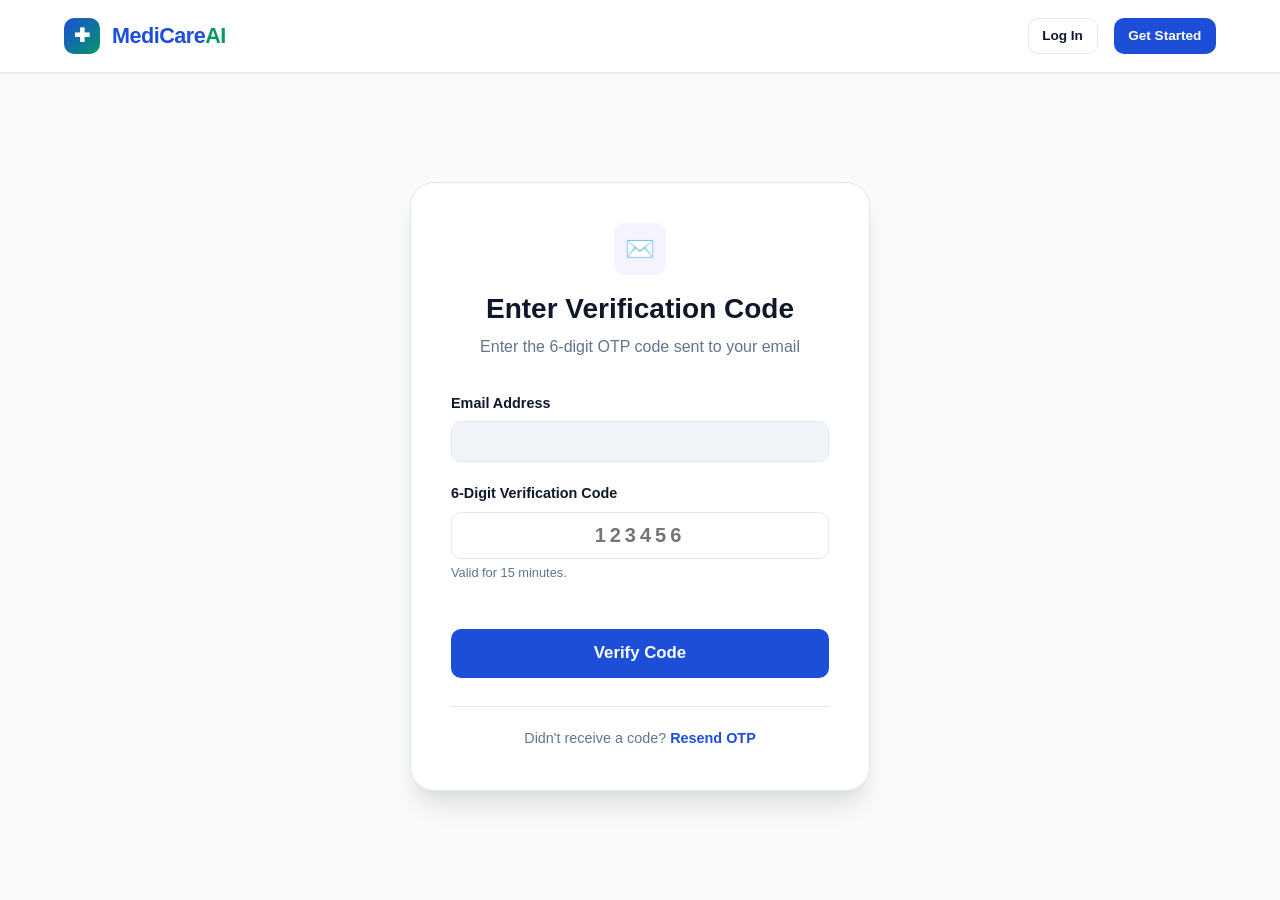
<file: frontend/verify-otp.html>
<!DOCTYPE html>
<html lang="en">
<head>
  <meta charset="UTF-8">
  <meta name="viewport" content="width=device-width, initial-scale=1.0">
  <title>Verify OTP - MediCare AI</title>
  <link rel="stylesheet" href="css/style.css">
</head>
<body>

  <!-- Navigation -->
  <header class="navbar">
    <div class="container nav-container">
      <a href="index.html" class="nav-brand">
        <span class="brand-icon">✚</span>
        <span>MediCare<span style="color:var(--secondary)">AI</span></span>
      </a>
      <div class="nav-actions">
        <a href="login.html" class="btn-outline btn btn-sm">Sign In</a>
      </div>
    </div>
  </header>

  <main class="auth-wrapper">
    <div class="auth-card">
      <div class="auth-header">
        <div class="feature-icon icon-purple" style="margin:0 auto 1rem;">✉️</div>
        <h2>Enter Verification Code</h2>
        <p class="text-muted">Enter the 6-digit OTP code sent to your email</p>
      </div>

      <div id="demo-otp-hint" style="display:none; background:var(--primary-bg); border:1px solid #bfdbfe; border-radius:var(--radius-md); padding:0.75rem; margin-bottom:1.25rem; font-size:0.85rem; color:var(--primary-dark); text-align:center;">
      </div>

      <form id="verify-otp-form">
        <div class="form-group">
          <label class="form-label" for="email">Email Address</label>
          <input type="email" id="email" class="form-control" readonly style="background:#f1f5f9;">
        </div>

        <div class="form-group">
          <label class="form-label" for="otp">6-Digit Verification Code</label>
          <input type="text" id="otp" class="form-control" placeholder="123456" maxlength="8" required style="letter-spacing: 4px; font-size: 1.25rem; text-align: center; font-weight: bold;">
          <span class="form-text">Valid for 15 minutes.</span>
        </div>

        <button type="submit" class="btn-block btn btn-primary btn-lg" style="margin-top:1.5rem;">
          Verify Code
        </button>
      </form>

      <div class="auth-footer">
        Didn't receive a code? <a href="forgot-password.html" class="font-semibold">Resend OTP</a>
      </div>
    </div>
  </main>

  <script src="js/api.js"></script>
  <script src="js/main.js"></script>
  <script src="js/auth.js"></script>
</body>
</html>
</file>
<file: frontend/css/style.css>
/* ==========================================================================
   MEDICARE AI - DESIGN SYSTEM & STYLESHEET
   Clean, Modern, Accessible Healthcare UI
   Pure CSS3 (Zero external frameworks)
   ========================================================================== */

:root {
  /* Brand Color Tokens */
  --primary: #1d4ed8;
  --primary-light: #3b82f6;
  --primary-dark: #1e40af;
  --primary-bg: #eff6ff;

  --secondary: #059669;
  --secondary-light: #10b981;
  --secondary-dark: #047857;
  --secondary-bg: #ecfdf5;

  --accent: #8b5cf6;
  --accent-light: #a78bfa;
  --accent-bg: #f5f3ff;

  --warning: #d97706;
  --warning-light: #f59e0b;
  --warning-bg: #fffbeb;

  --danger: #dc2626;
  --danger-light: #ef4444;
  --danger-bg: #fef2f2;

  --info: #0284c7;
  --info-light: #38bdf8;
  --info-bg: #f0f9ff;

  /* Neutral Surface & Text Tokens */
  --bg-main: #f8fafc;
  --bg-card: #ffffff;
  --bg-card-hover: #f1f5f9;
  --bg-muted: #e2e8f0;

  --text-main: #0f172a;
  --text-muted: #64748b;
  --text-subtle: #94a3b8;
  --text-inverse: #ffffff;

  --border-light: #e2e8f0;
  --border-focus: #3b82f6;

  /* Shadows */
  --shadow-sm: 0 1px 2px 0 rgba(0, 0, 0, 0.05);
  --shadow-md: 0 4px 6px -1px rgba(0, 0, 0, 0.08), 0 2px 4px -2px rgba(0, 0, 0, 0.05);
  --shadow-lg: 0 10px 15px -3px rgba(0, 0, 0, 0.1), 0 4px 6px -4px rgba(0, 0, 0, 0.05);
  --shadow-xl: 0 20px 25px -5px rgba(0, 0, 0, 0.1), 0 8px 10px -6px rgba(0, 0, 0, 0.04);

  /* Radius & Transitions */
  --radius-sm: 6px;
  --radius-md: 10px;
  --radius-lg: 16px;
  --radius-xl: 24px;
  --radius-pill: 9999px;

  --transition-fast: 0.15s ease-in-out;
  --transition-normal: 0.25s ease-in-out;
}

/* ---------------- Base Reset ---------------- */
html {
  box-sizing: border-box;
  font-size: 16px;
  scroll-behavior: smooth;
  overflow-x: hidden;
  width: 100%;
  max-width: 100vw;
}

*, *::before, *::after {
  box-sizing: border-box;
  margin: 0;
  padding: 0;
}

body {
  font-family: -apple-system, BlinkMacSystemFont, "Segoe UI", Roboto, "Helvetica Neue", Arial, sans-serif;
  background-color: var(--bg-main);
  color: var(--text-main);
  line-height: 1.6;
  min-height: 100vh;
  display: flex;
  flex-direction: column;
  overflow-x: hidden;
  width: 100%;
  max-width: 100vw;
  position: relative;
  -webkit-font-smoothing: antialiased;
}

p, h1, h2, h3, h4, h5, h6, span, a, label {
  overflow-wrap: break-word;
}

a {
  color: var(--primary);
  text-decoration: none;
  transition: color var(--transition-fast);
}

a:hover {
  color: var(--primary-dark);
}

img, picture, video, canvas, svg {
  max-width: 100%;
  display: block;
}

/* ---------------- Layout Containers ---------------- */
.container {
  width: 100%;
  max-width: 1200px;
  margin-left: auto;
  margin-right: auto;
  padding-left: 1.5rem;
  padding-right: 1.5rem;
}

.container-narrow {
  max-width: 760px;
}

.container-wide {
  max-width: 1400px;
}

main {
  flex: 1;
}

/* ---------------- Typography ---------------- */
h1, h2, h3, h4, h5, h6 {
  color: var(--text-main);
  font-weight: 700;
  line-height: 1.25;
  margin-bottom: 0.75rem;
}

h1 { font-size: 2.25rem; }
h2 { font-size: 1.75rem; }
h3 { font-size: 1.35rem; }
h4 { font-size: 1.15rem; }

p {
  margin-bottom: 1rem;
}

.text-muted { color: var(--text-muted); }
.text-primary { color: var(--primary); }
.text-secondary { color: var(--secondary); }
.text-danger { color: var(--danger); }
.text-warning { color: var(--warning); }
.text-center { text-align: center; }
.text-right { text-align: right; }
.font-semibold { font-weight: 600; }
.font-bold { font-weight: 700; }

/* ---------------- Navigation Bar ---------------- */
.navbar {
  background-color: #ffffff;
  border-bottom: 1px solid var(--border-light);
  position: sticky;
  top: 0;
  z-index: 100;
  box-shadow: var(--shadow-sm);
}

.navbar .nav-container {
  display: flex;
  align-items: center;
  justify-content: space-between;
  height: 72px;
}

.nav-brand {
  display: flex;
  align-items: center;
  gap: 0.75rem;
  font-size: 1.35rem;
  font-weight: 800;
  color: var(--primary);
  letter-spacing: -0.5px;
}

.nav-brand .brand-icon {
  width: 36px;
  height: 36px;
  background: linear-gradient(135deg, var(--primary), var(--secondary));
  color: #fff;
  border-radius: var(--radius-md);
  display: flex;
  align-items: center;
  justify-content: center;
  font-size: 1.2rem;
  font-weight: bold;
}

.nav-links {
  display: flex;
  align-items: center;
  gap: 1.75rem;
  list-style: none;
}

.nav-link {
  color: var(--text-muted);
  font-weight: 500;
  font-size: 0.95rem;
  padding: 0.5rem 0.25rem;
  position: relative;
  transition: color var(--transition-fast);
}

.nav-link:hover, .nav-link.active {
  color: var(--primary);
}

.nav-link.active::after {
  content: "";
  position: absolute;
  bottom: -4px;
  left: 0;
  right: 0;
  height: 2px;
  background-color: var(--primary);
  border-radius: var(--radius-pill);
}

.nav-actions {
  display: flex;
  align-items: center;
  gap: 1rem;
}

.nav-toggle {
  display: none;
  background: none;
  border: none;
  font-size: 1.5rem;
  cursor: pointer;
  color: var(--text-main);
}

/* User Menu Dropdown */
.user-menu {
  position: relative;
  display: inline-block;
}

.user-badge-btn {
  display: flex;
  align-items: center;
  gap: 0.5rem;
  background: var(--primary-bg);
  color: var(--primary);
  border: 1px solid #bfdbfe;
  padding: 0.4rem 0.85rem;
  border-radius: var(--radius-pill);
  font-weight: 600;
  font-size: 0.9rem;
  cursor: pointer;
  transition: background-color var(--transition-fast);
}

.user-badge-btn:hover {
  background-color: #dbeafe;
}

.user-dropdown {
  position: absolute;
  right: 0;
  top: 110%;
  width: 210px;
  background: #ffffff;
  border: 1px solid var(--border-light);
  border-radius: var(--radius-md);
  box-shadow: var(--shadow-lg);
  padding: 0.5rem 0;
  display: none;
  z-index: 200;
}

.user-dropdown.show {
  display: block;
}

.user-dropdown a, .user-dropdown button {
  display: block;
  width: 100%;
  padding: 0.6rem 1rem;
  text-align: left;
  background: none;
  border: none;
  font-size: 0.9rem;
  color: var(--text-main);
  cursor: pointer;
  transition: background-color var(--transition-fast);
}

.user-dropdown a:hover, .user-dropdown button:hover {
  background-color: var(--bg-card-hover);
  color: var(--primary);
}

.user-dropdown .divider {
  height: 1px;
  background: var(--border-light);
  margin: 0.4rem 0;
}

/* ---------------- Buttons ---------------- */
.btn {
  display: inline-flex;
  align-items: center;
  justify-content: center;
  gap: 0.5rem;
  padding: 0.65rem 1.35rem;
  font-size: 0.95rem;
  font-weight: 600;
  border-radius: var(--radius-md);
  border: 1px solid transparent;
  cursor: pointer;
  transition: all var(--transition-fast);
  text-decoration: none;
}

.btn-sm {
  padding: 0.4rem 0.85rem;
  font-size: 0.85rem;
}

.btn-lg {
  padding: 0.85rem 1.75rem;
  font-size: 1.05rem;
}

.btn-primary {
  background-color: var(--primary);
  color: #ffffff;
}

.btn-primary:hover {
  background-color: var(--primary-dark);
  color: #ffffff;
  box-shadow: var(--shadow-md);
}

.btn-secondary {
  background-color: var(--secondary);
  color: #ffffff;
}

.btn-secondary:hover {
  background-color: var(--secondary-dark);
  color: #ffffff;
  box-shadow: var(--shadow-md);
}

.btn-outline {
  background-color: transparent;
  border-color: var(--border-light);
  color: var(--text-main);
}

.btn-outline:hover {
  background-color: var(--bg-card-hover);
  border-color: var(--text-muted);
}

.btn-outline-primary {
  background-color: transparent;
  border-color: var(--primary);
  color: var(--primary);
}

.btn-outline-primary:hover {
  background-color: var(--primary-bg);
}

.btn-danger {
  background-color: var(--danger);
  color: #ffffff;
}

.btn-danger:hover {
  background-color: #b91c1c;
}

.btn-block {
  width: 100%;
}

.btn:disabled {
  opacity: 0.6;
  cursor: not-allowed;
  pointer-events: none;
}

/* ---------------- Cards & Panels ---------------- */
.card {
  background-color: var(--bg-card);
  border: 1px solid var(--border-light);
  border-radius: var(--radius-lg);
  padding: 1.5rem;
  box-shadow: var(--shadow-sm);
  transition: transform var(--transition-fast), box-shadow var(--transition-fast);
}

.card:hover {
  box-shadow: var(--shadow-md);
}

.card-header {
  display: flex;
  align-items: center;
  justify-content: space-between;
  margin-bottom: 1.25rem;
  padding-bottom: 0.75rem;
  border-bottom: 1px solid var(--border-light);
}

.card-title {
  margin: 0;
  font-size: 1.25rem;
  display: flex;
  align-items: center;
  gap: 0.5rem;
}

/* ---------------- Badges & Pills ---------------- */
.badge {
  display: inline-flex;
  align-items: center;
  gap: 0.35rem;
  padding: 0.25rem 0.65rem;
  border-radius: var(--radius-pill);
  font-size: 0.78rem;
  font-weight: 700;
  letter-spacing: 0.3px;
  text-transform: uppercase;
}

.badge-success { background-color: var(--secondary-bg); color: var(--secondary-dark); border: 1px solid #a7f3d0; }
.badge-primary { background-color: var(--primary-bg); color: var(--primary-dark); border: 1px solid #bfdbfe; }
.badge-warning { background-color: var(--warning-bg); color: var(--warning); border: 1px solid #fde68a; }
.badge-danger  { background-color: var(--danger-bg); color: var(--danger); border: 1px solid #fecaca; }
.badge-info    { background-color: var(--info-bg); color: var(--info); border: 1px solid #bae6fd; }
.badge-neutral { background-color: #f1f5f9; color: #475569; border: 1px solid #cbd5e1; }

/* ---------------- Forms & Inputs ---------------- */
.form-group {
  margin-bottom: 1.25rem;
}

.form-label {
  display: block;
  font-weight: 600;
  font-size: 0.9rem;
  margin-bottom: 0.4rem;
  color: var(--text-main);
}

.form-control {
  width: 100%;
  padding: 0.7rem 0.95rem;
  font-size: 0.95rem;
  border: 1px solid var(--border-light);
  border-radius: var(--radius-md);
  background-color: #ffffff;
  color: var(--text-main);
  transition: border-color var(--transition-fast), box-shadow var(--transition-fast);
}

.form-control:focus {
  outline: none;
  border-color: var(--border-focus);
  box-shadow: 0 0 0 3px rgba(59, 130, 246, 0.2);
}

.form-text {
  font-size: 0.8rem;
  color: var(--text-muted);
  margin-top: 0.35rem;
}

.input-password-wrap {
  position: relative;
}

.input-password-wrap .toggle-pw {
  position: absolute;
  right: 12px;
  top: 50%;
  transform: translateY(-50%);
  background: none;
  border: none;
  cursor: pointer;
  color: var(--text-muted);
  font-size: 0.9rem;
}

/* ---------------- Hero Section ---------------- */
.hero {
  padding: 4.5rem 0 3.5rem;
  background: linear-gradient(180deg, #eff6ff 0%, #f8fafc 100%);
  border-bottom: 1px solid var(--border-light);
}

.hero-grid {
  display: grid;
  grid-template-columns: 1.2fr 1fr;
  gap: 3rem;
  align-items: center;
  width: 100%;
  max-width: 100%;
}

.hero-grid > * {
  min-width: 0;
  max-width: 100%;
}

.hero-pill {
  display: inline-flex;
  align-items: center;
  gap: 0.5rem;
  background: #ffffff;
  border: 1px solid #bfdbfe;
  padding: 0.4rem 1rem;
  border-radius: var(--radius-pill);
  font-size: 0.85rem;
  font-weight: 600;
  color: var(--primary);
  margin-bottom: 1.25rem;
  box-shadow: var(--shadow-sm);
  max-width: 100%;
  white-space: normal;
  word-break: break-word;
}

.hero h1 {
  font-size: 3rem;
  line-height: 1.15;
  margin-bottom: 1.25rem;
  letter-spacing: -1px;
  overflow-wrap: break-word;
}

.hero h1 span {
  color: var(--primary);
}

.hero p {
  font-size: 1.15rem;
  color: var(--text-muted);
  margin-bottom: 2rem;
  line-height: 1.6;
  overflow-wrap: break-word;
}

.hero-buttons {
  display: flex;
  gap: 1rem;
  margin-bottom: 2.5rem;
  flex-wrap: wrap;
}

.hero-stats {
  display: flex;
  gap: 2.5rem;
  padding-top: 1.5rem;
  border-top: 1px solid var(--border-light);
  flex-wrap: wrap;
  width: 100%;
}

.hero-stat {
  min-width: 0;
}

.hero-stat h3 {
  font-size: 1.75rem;
  color: var(--text-main);
  margin-bottom: 0.2rem;
}

.hero-stat p {
  font-size: 0.85rem;
  color: var(--text-muted);
  margin: 0;
}

.hero-preview {
  background: #ffffff;
  border: 1px solid var(--border-light);
  border-radius: var(--radius-xl);
  padding: 1.5rem;
  box-shadow: var(--shadow-xl);
  width: 100%;
  max-width: 100%;
}

.hero-preview-inner {
  background: var(--primary-bg);
  border-radius: var(--radius-lg);
  padding: 1.5rem;
  border: 1px solid #bfdbfe;
  width: 100%;
  max-width: 100%;
}

.hero-preview-badges {
  display: flex;
  justify-content: space-between;
  align-items: center;
  gap: 0.5rem;
  flex-wrap: wrap;
  margin-bottom: 1.25rem;
  width: 100%;
}

.hero-preview-callout {
  text-align: center;
  padding: 1.5rem 1rem;
  background: #ffffff;
  border: 2px dashed #93c5fd;
  border-radius: var(--radius-md);
  margin-bottom: 1.25rem;
  width: 100%;
  max-width: 100%;
}

.hero-preview-steps {
  display: flex;
  flex-direction: column;
  gap: 0.5rem;
  font-size: 0.82rem;
  color: var(--text-muted);
  width: 100%;
  max-width: 100%;
}

.hero-step-item {
  display: flex;
  align-items: center;
  gap: 0.5rem;
  background: #ffffff;
  padding: 0.6rem 0.85rem;
  border-radius: var(--radius-sm);
  border: 1px solid var(--border-light);
  width: 100%;
  max-width: 100%;
}

.key-capabilities-section {
  padding: 4rem 1.5rem;
  width: 100%;
}

.how-it-works-section {
  background-color: #ffffff;
  border-top: 1px solid var(--border-light);
  border-bottom: 1px solid var(--border-light);
  padding: 4rem 0;
  width: 100%;
}

.landing-cta-section {
  padding: 2.5rem 1.5rem;
  width: 100%;
}

.footer-legal-links {
  display: flex;
  gap: 1.5rem;
  align-items: center;
  flex-wrap: wrap;
}

/* ---------------- Feature Grid ---------------- */
.feature-grid {
  display: grid;
  grid-template-columns: repeat(auto-fit, minmax(280px, 1fr));
  gap: 1.75rem;
  margin: 3.5rem 0;
}

.feature-card {
  background: var(--bg-card);
  border: 1px solid var(--border-light);
  border-radius: var(--radius-lg);
  padding: 1.75rem;
  transition: transform var(--transition-fast), box-shadow var(--transition-fast);
}

.feature-card:hover {
  transform: translateY(-4px);
  box-shadow: var(--shadow-lg);
}

.feature-icon {
  width: 52px;
  height: 52px;
  border-radius: var(--radius-md);
  display: flex;
  align-items: center;
  justify-content: center;
  font-size: 1.5rem;
  margin-bottom: 1.25rem;
}

.icon-blue   { background-color: var(--primary-bg); color: var(--primary); }
.icon-green  { background-color: var(--secondary-bg); color: var(--secondary); }
.icon-purple { background-color: var(--accent-bg); color: var(--accent); }
.icon-amber  { background-color: var(--warning-bg); color: var(--warning); }

/* ---------------- Scanner Workspace UI ---------------- */
.scanner-main {
  padding: 2.5rem 1.5rem;
}

.scanner-header {
  max-width: 720px;
  margin: 0 auto 2.5rem;
}

.scanner-dropzone-card {
  max-width: 820px;
  margin: 0 auto;
}

.scanner-layout {
  display: grid;
  grid-template-columns: 1fr;
  gap: 2rem;
  margin: 2rem 0;
}

.dropzone-container {
  border: 2px dashed #93c5fd;
  background-color: #f8fafc;
  border-radius: var(--radius-xl);
  padding: 3rem 2rem;
  text-align: center;
  cursor: pointer;
  transition: all var(--transition-fast);
  position: relative;
}

.dropzone-container:hover, .dropzone-container.dragover {
  border-color: var(--primary);
  background-color: var(--primary-bg);
}

.dropzone-icon {
  font-size: 3rem;
  margin-bottom: 1rem;
}

.dropzone-actions {
  display: flex;
  gap: 1rem;
  justify-content: center;
  margin-top: 1.5rem;
}

.image-preview-box {
  position: relative;
  max-width: 480px;
  margin: 1.5rem auto 0;
  border-radius: var(--radius-lg);
  overflow: hidden;
  border: 2px solid var(--border-light);
  box-shadow: var(--shadow-md);
}

.image-preview-box img {
  width: 100%;
  max-height: 380px;
  object-fit: contain;
  background-color: #0f172a;
}

.image-preview-box .btn-remove {
  position: absolute;
  top: 10px;
  right: 10px;
  background: rgba(0, 0, 0, 0.7);
  color: #fff;
  border: none;
  border-radius: var(--radius-pill);
  width: 32px;
  height: 32px;
  cursor: pointer;
  display: flex;
  align-items: center;
  justify-content: center;
}

/* Webcam Modal / Area */
.webcam-container {
  display: none;
  background: #0f172a;
  border-radius: var(--radius-lg);
  padding: 1rem;
  color: #fff;
  text-align: center;
}

.webcam-video-wrap {
  position: relative;
  max-width: 540px;
  margin: 0 auto;
  border-radius: var(--radius-md);
  overflow: hidden;
}

.webcam-video-wrap video {
  width: 100%;
  display: block;
}

.webcam-controls {
  display: flex;
  gap: 1rem;
  justify-content: center;
  margin-top: 1rem;
}

/* 5-Stage Scanner Progress Indicator */
.scan-progress-card {
  display: none;
  background: #ffffff;
  border: 1px solid var(--border-light);
  border-radius: var(--radius-xl);
  padding: 2rem;
  margin: 2rem 0;
  box-shadow: var(--shadow-md);
}

.scan-progress-card.active {
  display: block;
}

.progress-header {
  display: flex;
  align-items: center;
  justify-content: space-between;
  margin-bottom: 1.5rem;
}

.progress-bar-container {
  height: 10px;
  background: var(--bg-muted);
  border-radius: var(--radius-pill);
  overflow: hidden;
  margin-bottom: 2rem;
}

.progress-bar-fill {
  height: 100%;
  width: 0%;
  background: linear-gradient(90deg, var(--primary), var(--secondary));
  transition: width 0.4s ease-out;
}

.stages-list {
  display: grid;
  grid-template-columns: repeat(auto-fit, minmax(180px, 1fr));
  gap: 1rem;
}

.stage-item {
  display: flex;
  align-items: center;
  gap: 0.75rem;
  padding: 0.75rem;
  border-radius: var(--radius-md);
  background: #f8fafc;
  border: 1px solid var(--border-light);
  font-size: 0.85rem;
  color: var(--text-muted);
  transition: all var(--transition-fast);
}

.stage-item.in-progress {
  background: var(--primary-bg);
  border-color: #bfdbfe;
  color: var(--primary-dark);
  font-weight: 600;
}

.stage-item.completed {
  background: var(--secondary-bg);
  border-color: #a7f3d0;
  color: var(--secondary-dark);
  font-weight: 600;
}

.stage-icon {
  width: 24px;
  height: 24px;
  border-radius: var(--radius-pill);
  background: #cbd5e1;
  color: #fff;
  display: flex;
  align-items: center;
  justify-content: center;
  font-size: 0.75rem;
}

.stage-item.in-progress .stage-icon {
  background: var(--primary);
  animation: pulse 1.5s infinite;
}

.stage-item.completed .stage-icon {
  background: var(--secondary);
}

@keyframes pulse {
  0% { transform: scale(0.95); box-shadow: 0 0 0 0 rgba(37, 99, 235, 0.6); }
  70% { transform: scale(1.05); box-shadow: 0 0 0 8px rgba(37, 99, 235, 0); }
  100% { transform: scale(0.95); box-shadow: 0 0 0 0 rgba(37, 99, 235, 0); }
}

/* ---------------- Scanner Results Layout ---------------- */
.results-container {
  display: none;
  margin: 2.5rem 0;
}

.results-container.visible {
  display: block;
}

.result-status-banner {
  background: #ffffff;
  border: 1px solid var(--border-light);
  border-radius: var(--radius-xl);
  padding: 1.5rem 2rem;
  display: flex;
  align-items: center;
  justify-content: space-between;
  flex-wrap: wrap;
  gap: 1.5rem;
  margin-bottom: 2rem;
  box-shadow: var(--shadow-md);
}

.result-status-main {
  display: flex;
  align-items: center;
  gap: 1rem;
}

.result-status-icon {
  width: 56px;
  height: 56px;
  border-radius: var(--radius-pill);
  display: flex;
  align-items: center;
  justify-content: center;
  font-size: 1.75rem;
}

.status-icon-success { background: var(--secondary-bg); color: var(--secondary-dark); border: 2px solid #a7f3d0; }
.status-icon-warning { background: var(--warning-bg); color: var(--warning); border: 2px solid #fde68a; }
.status-icon-danger  { background: var(--danger-bg); color: var(--danger); border: 2px solid #fecaca; }

.comparison-grid {
  display: grid;
  grid-template-columns: 1fr 1fr;
  gap: 2rem;
  margin-bottom: 2rem;
}

.field-pair {
  display: flex;
  justify-content: space-between;
  padding: 0.65rem 0;
  border-bottom: 1px solid var(--border-light);
  font-size: 0.92rem;
}

.field-pair:last-child {
  border-bottom: none;
}

.field-label {
  color: var(--text-muted);
  font-weight: 500;
}

.field-value {
  color: var(--text-main);
  font-weight: 600;
  text-align: right;
  max-width: 65%;
}

.field-value.highlight {
  color: var(--primary);
  font-size: 1.05rem;
}

.field-value.null-val {
  color: var(--text-subtle);
  font-style: italic;
  font-weight: normal;
}

/* Patient Explanation Layout */
.explanation-card {
  background: #ffffff;
  border: 1px solid #bfdbfe;
  border-radius: var(--radius-xl);
  padding: 2.5rem;
  margin-bottom: 2rem;
  box-shadow: var(--shadow-lg);
}

.explanation-section {
  margin-bottom: 2rem;
}

.explanation-section:last-child {
  margin-bottom: 0;
}

.explanation-section h4 {
  display: flex;
  align-items: center;
  gap: 0.5rem;
  color: var(--primary-dark);
  font-size: 1.15rem;
  margin-bottom: 0.65rem;
}

.explanation-section p, .explanation-section ul {
  font-size: 1rem;
  color: #334155;
  line-height: 1.7;
}

.explanation-section ul {
  padding-left: 1.5rem;
}

.warning-banner {
  background: var(--warning-bg);
  border: 1px solid #fde68a;
  border-left: 5px solid var(--warning);
  border-radius: var(--radius-md);
  padding: 1.25rem 1.5rem;
  margin-bottom: 2rem;
  color: #92400e;
}

.warning-banner h4 {
  color: #92400e;
  margin-bottom: 0.4rem;
}

.disclaimer-box {
  background: #f1f5f9;
  border: 1px solid #cbd5e1;
  border-radius: var(--radius-lg);
  padding: 1.25rem 1.75rem;
  font-size: 0.85rem;
  color: #475569;
  line-height: 1.6;
  margin-top: 2rem;
}

/* ---------------- Dashboard & History ---------------- */
.stats-grid {
  display: grid;
  grid-template-columns: repeat(auto-fit, minmax(220px, 1fr));
  gap: 1.5rem;
  margin-bottom: 2.5rem;
}

.stat-card {
  background: #ffffff;
  border: 1px solid var(--border-light);
  border-radius: var(--radius-lg);
  padding: 1.5rem;
  display: flex;
  align-items: center;
  gap: 1.25rem;
  box-shadow: var(--shadow-sm);
}

.stat-icon {
  width: 48px;
  height: 48px;
  border-radius: var(--radius-md);
  display: flex;
  align-items: center;
  justify-content: center;
  font-size: 1.4rem;
}

.stat-info h3 {
  font-size: 1.6rem;
  margin-bottom: 0.15rem;
}

.stat-info p {
  font-size: 0.85rem;
  color: var(--text-muted);
  margin: 0;
}

.table-responsive {
  width: 100%;
  overflow-x: auto;
  border-radius: var(--radius-md);
  border: 1px solid var(--border-light);
}

.table {
  width: 100%;
  border-collapse: collapse;
  background: #ffffff;
  font-size: 0.92rem;
}

.table th, .table td {
  padding: 0.85rem 1.25rem;
  text-align: left;
  border-bottom: 1px solid var(--border-light);
}

.table th {
  background-color: #f8fafc;
  color: var(--text-muted);
  font-weight: 600;
  font-size: 0.82rem;
  text-transform: uppercase;
  letter-spacing: 0.5px;
}

.table tr:hover td {
  background-color: #f8fafc;
}

/* ---------------- Auth Pages ---------------- */
.auth-wrapper {
  min-height: calc(100vh - 150px);
  display: flex;
  align-items: center;
  justify-content: center;
  padding: 2.5rem 1rem;
}

.auth-card {
  width: 100%;
  max-width: 460px;
  background: #ffffff;
  border: 1px solid var(--border-light);
  border-radius: var(--radius-xl);
  padding: 2.5rem;
  box-shadow: var(--shadow-xl);
}

.auth-header {
  text-align: center;
  margin-bottom: 2rem;
}

.auth-header h2 {
  font-size: 1.75rem;
  margin-bottom: 0.5rem;
}

.auth-footer {
  text-align: center;
  margin-top: 1.75rem;
  padding-top: 1.25rem;
  border-top: 1px solid var(--border-light);
  font-size: 0.9rem;
  color: var(--text-muted);
}

/* ---------------- Toast Notification ---------------- */
.toast-container {
  position: fixed;
  bottom: 24px;
  right: 24px;
  display: flex;
  flex-direction: column;
  gap: 12px;
  z-index: 9999;
  pointer-events: none;
}

.toast {
  background: #1e293b;
  color: #ffffff;
  padding: 0.85rem 1.35rem;
  border-radius: var(--radius-md);
  font-size: 0.9rem;
  font-weight: 500;
  box-shadow: var(--shadow-lg);
  display: flex;
  align-items: center;
  gap: 0.75rem;
  pointer-events: auto;
  opacity: 0;
  transform: translateY(20px);
  transition: all 0.25s ease-out;
  max-width: 400px;
}

.toast.show {
  opacity: 1;
  transform: translateY(0);
}

.toast-success { background: #065f46; border-left: 4px solid var(--secondary-light); }
.toast-error   { background: #991b1b; border-left: 4px solid var(--danger-light); }
.toast-info    { background: #075985; border-left: 4px solid var(--info-light); }

/* ---------------- Modals ---------------- */
.modal-backdrop {
  position: fixed;
  top: 0;
  left: 0;
  width: 100%;
  height: 100%;
  background: rgba(15, 23, 42, 0.6);
  backdrop-filter: blur(4px);
  display: none;
  align-items: center;
  justify-content: center;
  z-index: 1000;
  padding: 1rem;
}

.modal-backdrop.active {
  display: flex;
}

.modal-content {
  background: #ffffff;
  border-radius: var(--radius-xl);
  max-width: 650px;
  width: 100%;
  max-height: 90vh;
  overflow-y: auto;
  box-shadow: var(--shadow-xl);
  padding: 2rem;
  position: relative;
}

.modal-close {
  position: absolute;
  top: 1.25rem;
  right: 1.25rem;
  background: none;
  border: none;
  font-size: 1.5rem;
  cursor: pointer;
  color: var(--text-muted);
}

/* ---------------- Footer ---------------- */
.footer {
  background-color: #ffffff;
  border-top: 1px solid var(--border-light);
  padding: 3rem 0 2rem;
  margin-top: auto;
}

.footer-grid {
  display: grid;
  grid-template-columns: 2fr 1fr 1fr 1fr;
  gap: 3rem;
  margin-bottom: 2.5rem;
}

.footer-col h4 {
  font-size: 1rem;
  margin-bottom: 1rem;
  color: var(--text-main);
}

.footer-col ul {
  list-style: none;
}

.footer-col ul li {
  margin-bottom: 0.65rem;
}

.footer-col ul li a {
  color: var(--text-muted);
  font-size: 0.9rem;
}

.footer-col ul li a:hover {
  color: var(--primary);
}

.footer-bottom {
  display: flex;
  align-items: center;
  justify-content: space-between;
  padding-top: 1.5rem;
  border-top: 1px solid var(--border-light);
  font-size: 0.85rem;
  color: var(--text-muted);
}

/* ---------------- About Page Styles ---------------- */
.about-main {
  padding: 3rem 1.5rem;
}

.about-hero {
  max-width: 760px;
  margin: 0 auto 3.5rem;
}

.about-hero h1 {
  font-size: 2.25rem;
  line-height: 1.25;
  margin-bottom: 1rem;
}

.about-hero p {
  font-size: 1.15rem;
}

.about-mission-grid {
  display: grid;
  grid-template-columns: 1.15fr 0.85fr;
  gap: 2.5rem;
  margin-bottom: 3.5rem;
  align-items: center;
}

.about-architecture-card {
  background: var(--primary-bg);
  border-color: #bfdbfe;
  padding: 2rem;
}

.about-architecture-list {
  font-size: 0.95rem;
  line-height: 1.8;
  color: #1e3a8a;
  padding-left: 1.25rem;
  margin: 0;
}

.about-architecture-list li {
  margin-bottom: 0.5rem;
  word-break: break-word;
}

.about-section-card {
  margin-bottom: 3.5rem;
  padding: 2.5rem;
}

.about-safeguards-grid {
  margin: 2rem 0 0;
  display: grid;
  grid-template-columns: repeat(auto-fit, minmax(260px, 1fr));
  gap: 1.5rem;
}

.safeguard-card {
  background: #f8fafc;
  border: 1px solid var(--border-light);
  border-radius: var(--radius-md);
  padding: 1.25rem;
}

.about-disclaimer-box {
  margin-bottom: 3.5rem;
  font-size: 0.95rem;
  padding: 2rem;
}

/* ---------------- Dashboard & History Grids ---------------- */
.dashboard-main-grid {
  display: grid;
  grid-template-columns: 2fr 1fr;
  gap: 2rem;
  margin-bottom: 3rem;
}

.history-filter-card {
  margin-bottom: 2rem;
  padding: 1.25rem;
}

.history-filter-grid {
  display: grid;
  grid-template-columns: 2fr 1fr;
  gap: 1rem;
  align-items: center;
}

.dashboard-main {
  padding: 2.5rem 1.5rem;
}

.dashboard-welcome-header {
  display: flex;
  justify-content: space-between;
  align-items: center;
  flex-wrap: wrap;
  gap: 1rem;
  margin-bottom: 2rem;
}

.history-main {
  padding: 2.5rem 1.5rem;
}

.history-header {
  display: flex;
  justify-content: space-between;
  align-items: center;
  flex-wrap: wrap;
  gap: 1rem;
  margin-bottom: 2rem;
}

.profile-main {
  padding: 2.5rem 1.5rem;
}

.profile-banner-card {
  margin-bottom: 2rem;
  display: flex;
  align-items: center;
  gap: 1.5rem;
}

/* ---------------- Responsive Media Queries ---------------- */
@media (max-width: 992px) {
  .hero-grid {
    grid-template-columns: 1fr;
    gap: 2.5rem;
  }
  .about-mission-grid {
    grid-template-columns: 1fr;
    gap: 2rem;
    margin-bottom: 2.5rem;
  }
  .dashboard-main-grid {
    grid-template-columns: 1fr;
    gap: 2rem;
    margin-bottom: 2.5rem;
  }
  .comparison-grid {
    grid-template-columns: 1fr;
    gap: 1.5rem;
  }
  .footer-grid {
    grid-template-columns: 1fr 1fr;
    gap: 2rem;
  }
}

@media (max-width: 768px) {
  .container {
    padding-left: 1.25rem;
    padding-right: 1.25rem;
  }

  /* Header & Navigation */
  .navbar .nav-container {
    height: 64px;
    padding-left: 1rem;
    padding-right: 1rem;
  }

  .nav-brand {
    font-size: 1.18rem;
    gap: 0.5rem;
  }

  .nav-brand .brand-icon {
    width: 32px;
    height: 32px;
    font-size: 1.1rem;
  }

  .nav-actions {
    display: flex;
    align-items: center;
    gap: 0.5rem;
    margin-left: auto;
    margin-right: 0.5rem;
  }

  .nav-toggle {
    display: flex;
    align-items: center;
    justify-content: center;
    width: 38px;
    height: 38px;
    border-radius: var(--radius-sm);
    border: 1px solid var(--border-light);
    background: #f8fafc;
    font-size: 1.35rem;
  }

  .nav-links {
    display: none;
    position: absolute;
    top: 64px;
    left: 0;
    right: 0;
    background: #ffffff;
    flex-direction: column;
    padding: 1rem 1.25rem;
    box-shadow: 0 16px 28px -4px rgba(0,0,0,0.12);
    border-bottom: 1px solid var(--border-light);
    gap: 0.35rem;
    z-index: 1000;
  }

  .nav-links.open {
    display: flex;
  }

  .nav-links a.nav-link {
    width: 100%;
    padding: 0.75rem 1rem;
    border-radius: var(--radius-md);
    font-size: 0.95rem;
    font-weight: 600;
  }

  .nav-links a.nav-link.active,
  .nav-links a.nav-link:hover {
    background: var(--primary-bg);
    color: var(--primary);
  }

  .nav-links a.nav-link.active::after {
    display: none;
  }

  .user-badge-btn {
    padding: 0.35rem 0.65rem;
    font-size: 0.85rem;
    gap: 0.35rem;
  }

  .user-dropdown {
    right: 0;
    left: auto;
    width: 230px;
    max-width: calc(100vw - 1.5rem);
  }

  /* About Page */
  .about-main {
    padding: 2rem 1rem;
  }

  .about-hero {
    margin-bottom: 2rem;
  }

  .about-hero h1 {
    font-size: 1.85rem;
    line-height: 1.25;
  }

  .about-hero p {
    font-size: 1rem;
  }

  .about-architecture-card {
    padding: 1.5rem 1.25rem;
  }

  .about-section-card {
    padding: 1.5rem 1.25rem;
    margin-bottom: 2rem;
  }

  .about-safeguards-grid {
    grid-template-columns: 1fr;
    gap: 1rem;
    margin-top: 1.25rem;
  }

  .about-disclaimer-box {
    padding: 1.5rem 1.25rem;
    margin-bottom: 2rem;
  }

  /* Landing Hero */
  .hero {
    padding: 3rem 0 2.5rem;
  }

  .hero h1 {
    font-size: 2rem;
    line-height: 1.2;
  }

  .hero p {
    font-size: 1rem;
    margin-bottom: 1.5rem;
  }

  .hero-buttons {
    flex-direction: column;
    gap: 0.75rem;
    width: 100%;
  }

  .hero-buttons .btn {
    width: 100%;
    justify-content: center;
  }

  .hero-stats {
    display: grid;
    grid-template-columns: repeat(auto-fit, minmax(130px, 1fr));
    gap: 1.25rem;
  }

  .hero-preview {
    padding: 1rem;
  }

  .hero-preview-inner {
    padding: 1.25rem 1rem;
  }

  .key-capabilities-section {
    padding: 2.5rem 1rem;
  }

  .how-it-works-section {
    padding: 2.5rem 0;
  }

  .landing-cta-section {
    padding: 2rem 1rem;
  }

  /* Dashboard & History */
  .dashboard-main {
    padding: 1.75rem 1rem;
  }

  .dashboard-welcome-header {
    flex-direction: column;
    align-items: flex-start;
    gap: 1rem;
  }

  .dashboard-welcome-header .btn {
    width: 100%;
    justify-content: center;
  }

  .history-main {
    padding: 1.75rem 1rem;
  }

  .history-header {
    flex-direction: column;
    align-items: flex-start;
    gap: 1rem;
  }

  .history-header .btn {
    width: 100%;
    justify-content: center;
  }

  .profile-main {
    padding: 1.75rem 1rem;
  }

  .profile-banner-card {
    flex-direction: column;
    text-align: center;
    gap: 1rem;
    padding: 1.5rem 1rem;
  }

  .scanner-main {
    padding: 1.75rem 1rem;
  }

  .scanner-header {
    margin-bottom: 1.75rem;
  }

  .scanner-header h1 {
    font-size: 1.75rem;
    line-height: 1.25;
  }

  .scan-progress-card {
    margin: 1.5rem auto;
  }

  .results-container {
    margin: 1.75rem auto;
  }

  .stats-grid {
    grid-template-columns: 1fr 1fr;
    gap: 1rem;
    margin-bottom: 1.75rem;
  }

  .history-filter-grid {
    grid-template-columns: 1fr;
    gap: 0.75rem;
  }

  .history-filter-card {
    padding: 1rem;
    margin-bottom: 1.5rem;
  }

  .table-responsive {
    overflow-x: auto;
    -webkit-overflow-scrolling: touch;
    width: 100%;
  }

  .table {
    min-width: 580px;
  }

  /* Scanner Component */
  .dropzone-container {
    padding: 2rem 1.25rem;
  }

  .stages-list {
    grid-template-columns: 1fr;
    gap: 0.5rem;
  }

  .result-status-banner {
    flex-direction: column;
    align-items: flex-start;
    gap: 0.85rem;
    padding: 1.25rem;
  }

  .explanation-card {
    padding: 1.5rem 1.25rem;
  }

  /* Footer */
  .footer-grid {
    grid-template-columns: 1fr;
    gap: 1.75rem;
  }

  .footer-bottom {
    flex-direction: column;
    gap: 1rem;
    text-align: center;
  }
}

@media (max-width: 480px) {
  .container {
    padding-left: 1rem;
    padding-right: 1rem;
  }

  /* Avoid iOS Safari auto-zoom on inputs */
  .form-control, input, select, textarea {
    font-size: 16px !important;
  }

  .navbar .nav-container {
    padding-left: 0.75rem;
    padding-right: 0.75rem;
    height: 60px;
  }

  .nav-links {
    top: 60px;
  }

  .nav-brand {
    font-size: 1.05rem;
  }

  .nav-brand .brand-icon {
    width: 30px;
    height: 30px;
    font-size: 1rem;
  }

  .user-badge-btn {
    max-width: 125px;
    padding: 0.3rem 0.5rem;
    font-size: 0.78rem;
    gap: 0.3rem;
  }

  .user-badge-btn span:nth-child(2) {
    max-width: 60px;
    overflow: hidden;
    text-overflow: ellipsis;
    white-space: nowrap;
  }

  .nav-actions {
    gap: 0.35rem;
    margin-right: 0.35rem;
  }

  .nav-actions .btn {
    padding: 0.35rem 0.55rem;
    font-size: 0.78rem;
  }

  .nav-actions .nav-signup-btn {
    display: none;
  }

  /* Typography scale */
  h1 { font-size: 1.65rem; }
  h2 { font-size: 1.35rem; }
  h3 { font-size: 1.15rem; }

  /* Hero */
  .hero {
    padding: 2rem 0 1.75rem;
  }

  .hero-pill {
    font-size: 0.75rem;
    padding: 0.35rem 0.65rem;
    white-space: normal;
    text-align: center;
    width: 100%;
    justify-content: center;
  }

  .hero-buttons {
    flex-direction: column;
    gap: 0.65rem;
    width: 100%;
  }

  .hero-buttons .btn {
    width: 100%;
    justify-content: center;
    font-size: 0.95rem;
    padding: 0.75rem 1rem;
  }

  .hero-stats {
    grid-template-columns: 1fr;
    gap: 0.75rem;
  }

  .hero-stat h3 {
    font-size: 1.5rem;
  }

  .hero-preview {
    padding: 0.6rem 0.4rem;
    border-radius: var(--radius-lg);
  }

  .hero-preview-inner {
    padding: 0.75rem 0.5rem;
    border-radius: var(--radius-md);
  }

  .hero-preview-callout {
    padding: 0.85rem 0.5rem;
  }

  .hero-preview-badges {
    flex-direction: column;
    align-items: stretch;
    gap: 0.4rem;
  }

  .hero-preview-badges .badge {
    justify-content: center;
    width: 100%;
    text-align: center;
    font-size: 0.72rem;
    padding: 0.25rem 0.4rem;
  }

  .hero-step-item {
    padding: 0.45rem 0.55rem;
    font-size: 0.78rem;
    gap: 0.4rem;
  }

  .feature-grid {
    grid-template-columns: 1fr;
    gap: 1rem;
    margin: 1.5rem 0;
  }

  .feature-card {
    padding: 1.25rem 1rem;
  }

  .footer-legal-links {
    justify-content: center;
    gap: 0.75rem;
    font-size: 0.82rem;
  }

  /* Scanner & Dropzone */
  .dropzone-container {
    padding: 1.5rem 0.75rem;
  }

  .dropzone-icon {
    font-size: 2.25rem;
    margin-bottom: 0.5rem;
  }

  .dropzone-actions {
    flex-direction: column;
    width: 100%;
    gap: 0.65rem;
  }

  .dropzone-actions .btn {
    width: 100%;
    justify-content: center;
  }

  #start-scan-btn {
    width: 100%;
    min-width: unset;
    font-size: 0.95rem;
    padding: 0.85rem 1rem;
  }

  .field-pair {
    flex-direction: column;
    align-items: flex-start;
    gap: 0.2rem;
    padding: 0.5rem 0;
  }

  .field-value {
    text-align: left;
  }

  #scan-another-btn, #print-summary-btn {
    width: 100%;
    justify-content: center;
  }

  /* Dashboard */
  .stats-grid {
    grid-template-columns: 1fr;
    gap: 0.75rem;
  }

  .stat-card {
    padding: 1rem;
    gap: 0.75rem;
  }

  .stat-icon {
    width: 44px;
    height: 44px;
    font-size: 1.25rem;
  }

  .stat-info h3 {
    font-size: 1.4rem;
  }

  /* Auth Screens */
  .auth-wrapper {
    padding: 1.5rem 0.75rem;
  }

  .auth-card {
    padding: 1.5rem 1rem;
    border-radius: var(--radius-lg);
  }

  .card {
    padding: 1.25rem 1rem;
  }
}

/* =========================================================
   Clinical Print Summary & PDF Export Styles
========================================================= */
.printable-summary-sheet {
  display: none;
}

@media print {
  @page {
    size: A4 portrait;
    margin: 10mm 14mm 12mm 14mm;
  }

  html, body {
    background: #ffffff !important;
    color: #0f172a !important;
    font-family: -apple-system, BlinkMacSystemFont, "Segoe UI", Roboto, "Helvetica Neue", Arial, sans-serif !important;
    font-size: 10.5pt !important;
    line-height: 1.4 !important;
    margin: 0 !important;
    padding: 0 !important;
    -webkit-print-color-adjust: exact !important;
    print-color-adjust: exact !important;
  }

  /* Hide interactive web chrome, banners, buttons, dropzones, cameras */
  header.navbar,
  footer.footer,
  .nav-actions,
  .nav-toggle,
  .hero,
  .dropzone-container,
  #drop-prompt,
  .dropzone-actions,
  #start-scan-btn,
  .scan-progress-card,
  .modal-backdrop,
  .no-print,
  #scan-another-btn,
  #print-summary-btn,
  #image-preview-box,
  .disclaimer-box,
  main.container > .text-center:first-child,
  #results-container > div:not(#printable-summary-sheet) {
    display: none !important;
  }

  /* Unbox results container for direct report layout */
  main.container {
    padding: 0 !important;
    max-width: 100% !important;
  }

  #results-container {
    display: block !important;
    margin: 0 !important;
    padding: 0 !important;
    border: none !important;
    box-shadow: none !important;
    max-width: 100% !important;
  }

  .printable-summary-sheet {
    display: block !important;
    width: 100% !important;
    margin: 0 !important;
    padding: 0 !important;
    background: #ffffff !important;
    color: #0f172a !important;
  }

  .print-report-container {
    width: 100% !important;
    margin: 0 !important;
    padding: 0 !important;
  }

  /* Report Header */
  .print-report-header {
    display: flex !important;
    justify-content: space-between !important;
    align-items: flex-start !important;
    border-bottom: 2pt solid #0284c7 !important;
    padding-bottom: 8pt !important;
    margin-bottom: 10pt !important;
  }

  .print-report-title {
    font-size: 13.5pt !important;
    font-weight: 800 !important;
    color: #0369a1 !important;
    margin: 2pt 0 !important;
    text-transform: uppercase !important;
    letter-spacing: 0.3px !important;
  }

  .print-report-subtitle {
    font-size: 8.5pt !important;
    color: #64748b !important;
    margin: 0 !important;
  }

  .print-meta-box {
    text-align: right !important;
    font-size: 8.5pt !important;
    color: #334155 !important;
    line-height: 1.35 !important;
  }

  .print-meta-badge {
    display: inline-block !important;
    padding: 2pt 6pt !important;
    background: #e0f2fe !important;
    color: #0369a1 !important;
    border: 0.75pt solid #bae6fd !important;
    border-radius: 3pt !important;
    font-weight: 700 !important;
    font-size: 8pt !important;
    margin-top: 3pt !important;
  }

  /* Medicine Highlight Identity Box */
  .print-med-identity {
    background: #f8fafc !important;
    border: 1pt solid #cbd5e1 !important;
    border-left: 4pt solid #0284c7 !important;
    border-radius: 4pt !important;
    padding: 8pt 10pt !important;
    margin-bottom: 10pt !important;
    page-break-inside: avoid !important;
    break-inside: avoid !important;
  }

  .print-med-name {
    font-size: 14pt !important;
    font-weight: 800 !important;
    color: #0f172a !important;
    margin: 0 0 2pt 0 !important;
  }

  .print-med-salts {
    font-size: 10pt !important;
    color: #1e293b !important;
    margin: 0 0 4pt 0 !important;
  }

  .print-med-details-row {
    display: flex !important;
    gap: 16pt !important;
    font-size: 8.5pt !important;
    color: #475569 !important;
    flex-wrap: wrap !important;
  }

  /* Section Headings */
  .print-section-heading {
    font-size: 10pt !important;
    font-weight: 700 !important;
    color: #0369a1 !important;
    margin: 9pt 0 4pt 0 !important;
    padding-bottom: 2pt !important;
    border-bottom: 0.75pt solid #e2e8f0 !important;
    text-transform: uppercase !important;
    letter-spacing: 0.25px !important;
  }

  /* Cross-Verification Table */
  .print-table {
    width: 100% !important;
    border-collapse: collapse !important;
    margin-bottom: 9pt !important;
    font-size: 8.5pt !important;
    page-break-inside: avoid !important;
    break-inside: avoid !important;
  }

  .print-table th {
    background: #f1f5f9 !important;
    color: #0f172a !important;
    font-weight: 700 !important;
    text-align: left !important;
    padding: 4.5pt 6pt !important;
    border: 0.5pt solid #cbd5e1 !important;
  }

  .print-table td {
    padding: 4pt 6pt !important;
    border: 0.5pt solid #e2e8f0 !important;
    color: #334155 !important;
    vertical-align: top !important;
  }

  .print-table tr:nth-child(even) td {
    background: #f8fafc !important;
  }

  /* Clinical & Patient Guidance Grid */
  .print-guidance-grid {
    display: grid !important;
    grid-template-columns: 1fr 1fr !important;
    gap: 8pt !important;
    margin-bottom: 9pt !important;
    page-break-inside: avoid !important;
    break-inside: avoid !important;
  }

  .print-guidance-box {
    border: 0.5pt solid #cbd5e1 !important;
    border-radius: 3pt !important;
    padding: 6pt 8pt !important;
    background: #ffffff !important;
    font-size: 8.5pt !important;
    page-break-inside: avoid !important;
    break-inside: avoid !important;
  }

  .print-guidance-box h5 {
    margin: 0 0 3pt 0 !important;
    font-size: 9pt !important;
    font-weight: 700 !important;
    color: #0f172a !important;
  }

  .print-guidance-box ul {
    margin: 0 !important;
    padding-left: 12pt !important;
  }

  .print-guidance-box li {
    margin-bottom: 2pt !important;
  }

  /* Critical Safety Alert Box */
  .print-safety-box {
    background: #fff7ed !important;
    border: 0.75pt solid #fed7aa !important;
    border-left: 3pt solid #ea580c !important;
    border-radius: 3pt !important;
    padding: 6pt 8pt !important;
    margin-bottom: 9pt !important;
    font-size: 8.5pt !important;
    page-break-inside: avoid !important;
    break-inside: avoid !important;
  }

  /* Footer & Disclaimer */
  .print-footer {
    margin-top: 10pt !important;
    padding-top: 6pt !important;
    border-top: 0.75pt solid #cbd5e1 !important;
    font-size: 7.5pt !important;
    color: #64748b !important;
    line-height: 1.35 !important;
    page-break-inside: avoid !important;
    break-inside: avoid !important;
  }

  .print-sign-row {
    display: flex !important;
    justify-content: space-between !important;
    margin-top: 14pt !important;
    padding-top: 4pt !important;
    font-size: 8pt !important;
    color: #334155 !important;
  }

  .print-sign-col {
    border-top: 0.75pt solid #94a3b8 !important;
    width: 44% !important;
    padding-top: 3pt !important;
    text-align: center !important;
    font-weight: 600 !important;
  }
}
</file>
